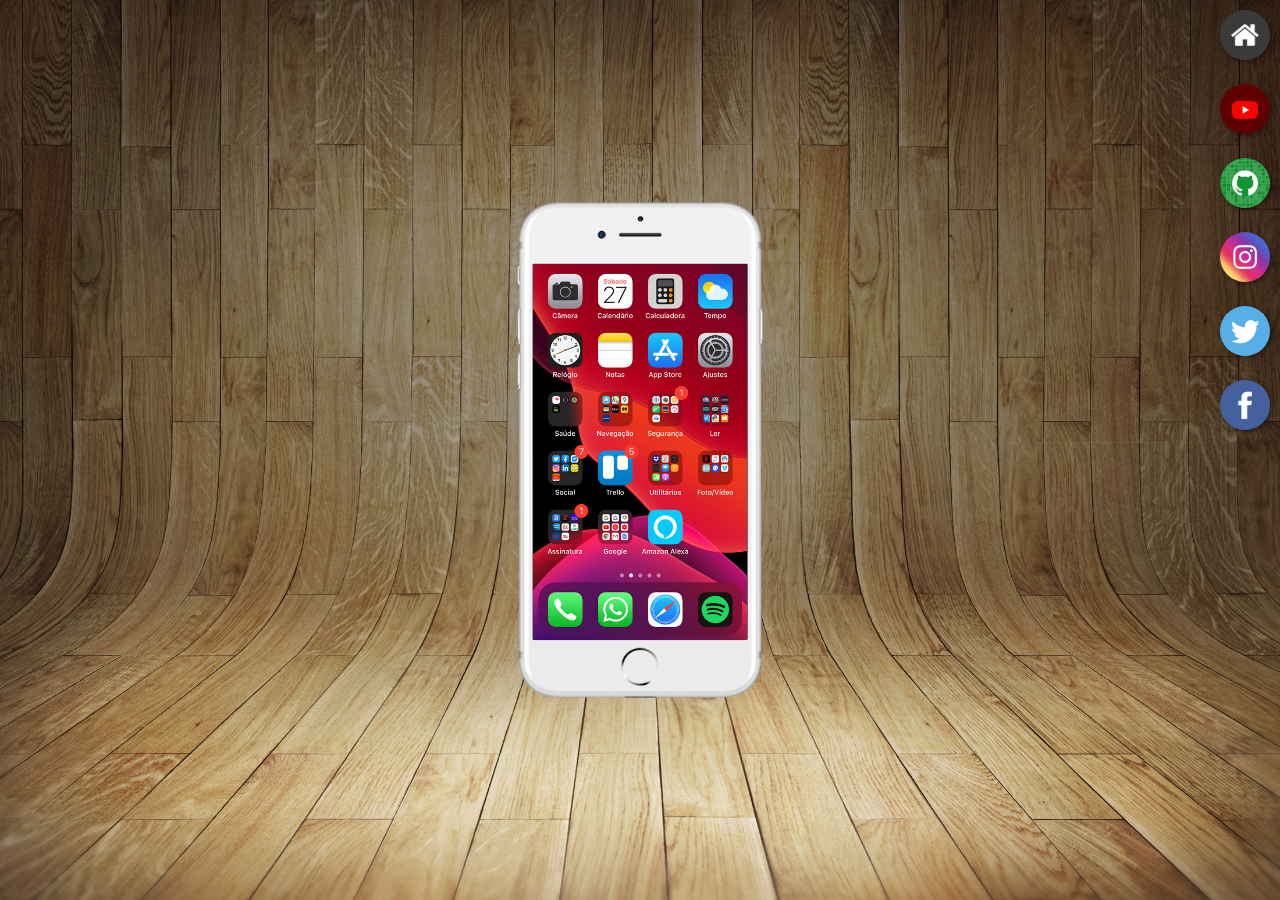
<file: index.html>
<!doctype html>
<html lang="pt-br">
  <head>
    <meta charset="UTF-8" />
    <meta name="viewport" content="width=device-width, initial-scale=1.0" />
    <title>Projeto Redes Sociais</title>
    <link rel="shortcut icon" href="favicon.ico" type="image/x-icon" />
    <link rel="stylesheet" href="estilos/style.css" />
  </head>
  <body>
    <main>
      <section id="telefone">
        <iframe src="home.html" frameborder="0" name="tela" id="tela">
          Seu navegador não é compatível com isso.
        </iframe>
      </section>

      <section id="redes-sociais">
        <a href="home.html" target="tela">
          <img src="imagens/logo-home.jpg" alt="Home" /></a
        ><br />

        <a href="youtube.html" target="tela">
          <img src="imagens/logo-youtube.jpg" alt="Youtube" /></a
        ><br />

        <a href="github.html" target="tela">
          <img src="imagens/logo-github.jpg" alt="GitHub" /></a
        ><br />

        <a href="instagram.html" target="tela">
          <img src="imagens/logo-instagram.jpg" alt="Instagram" /></a
        ><br />

        <a href="twitter.html" target="tela">
          <img src="imagens/logo-twitter.jpg" alt="Twitter" /></a
        ><br />

        <a href="facebook.html" target="tela">
          <img src="imagens/logo-facebook.jpg" alt="Facebook"
        /></a>
      </section>
    </main>
  </body>
</html>
</file>
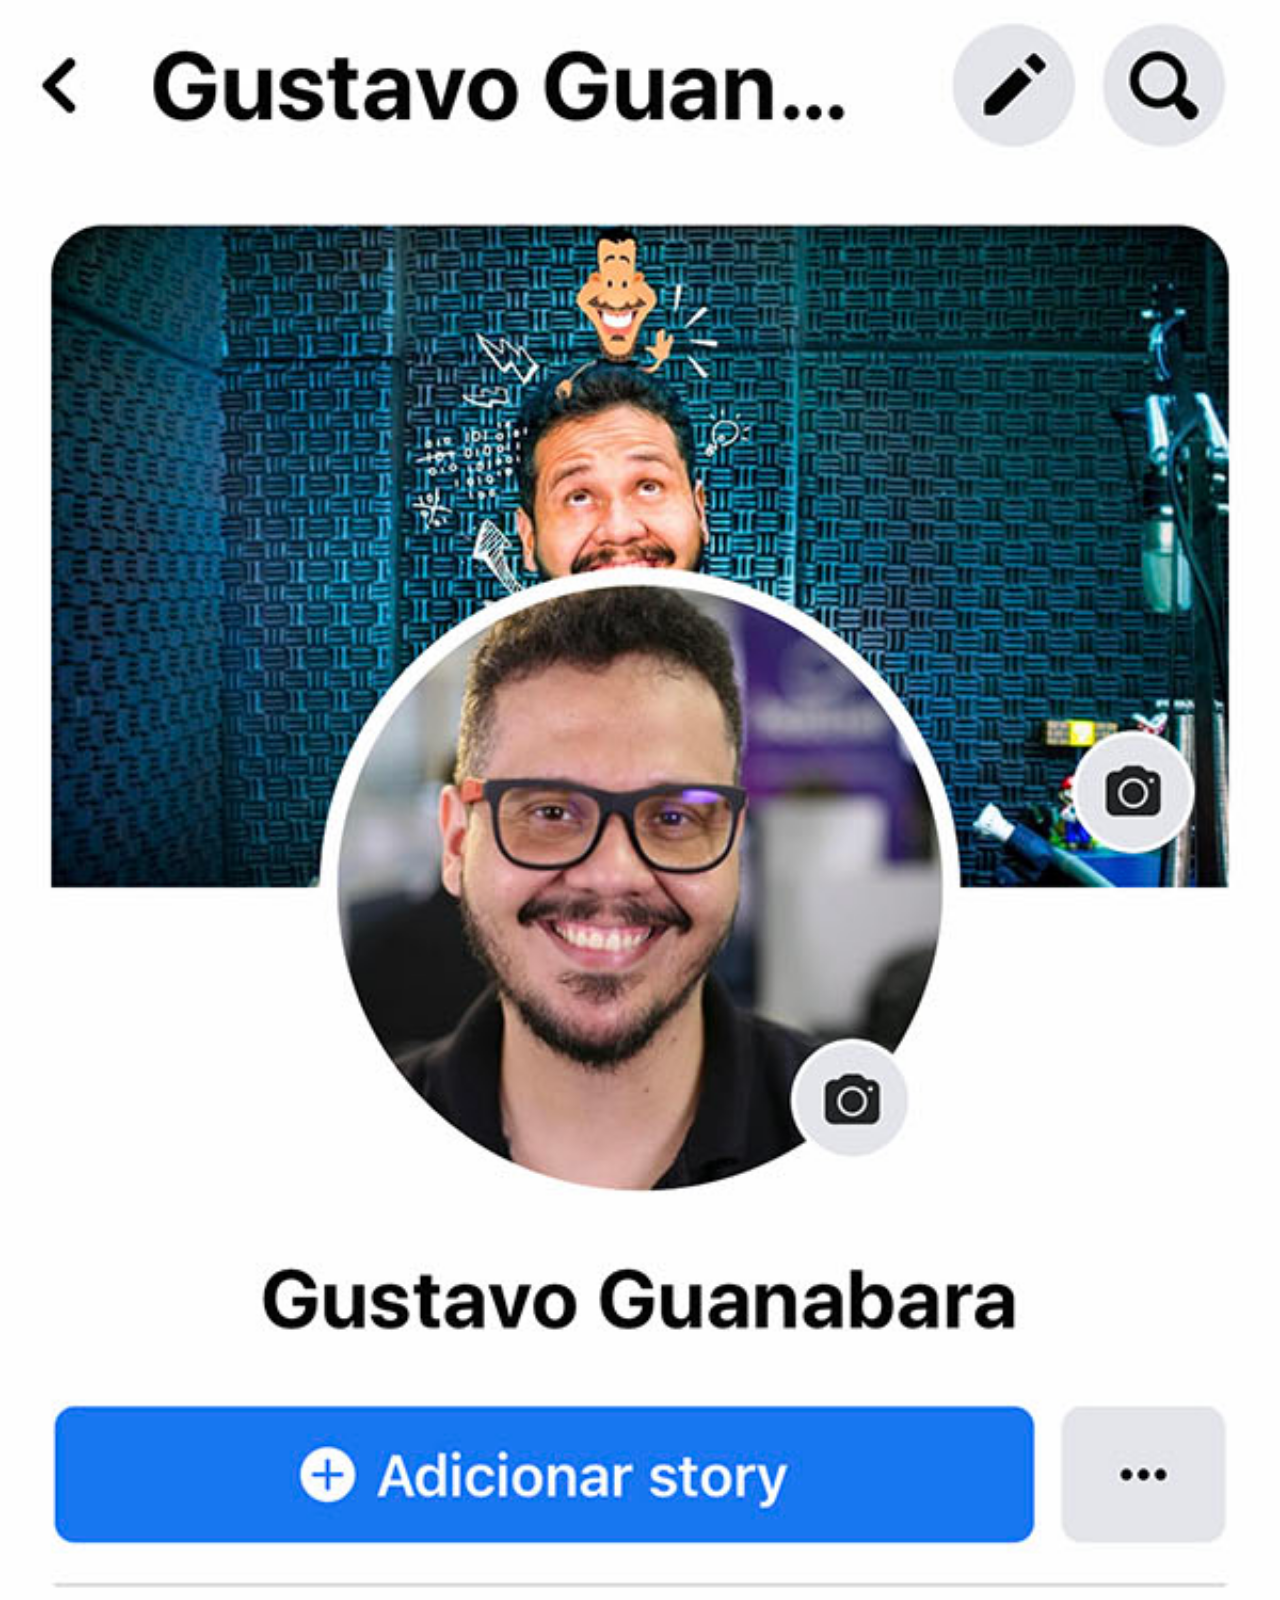
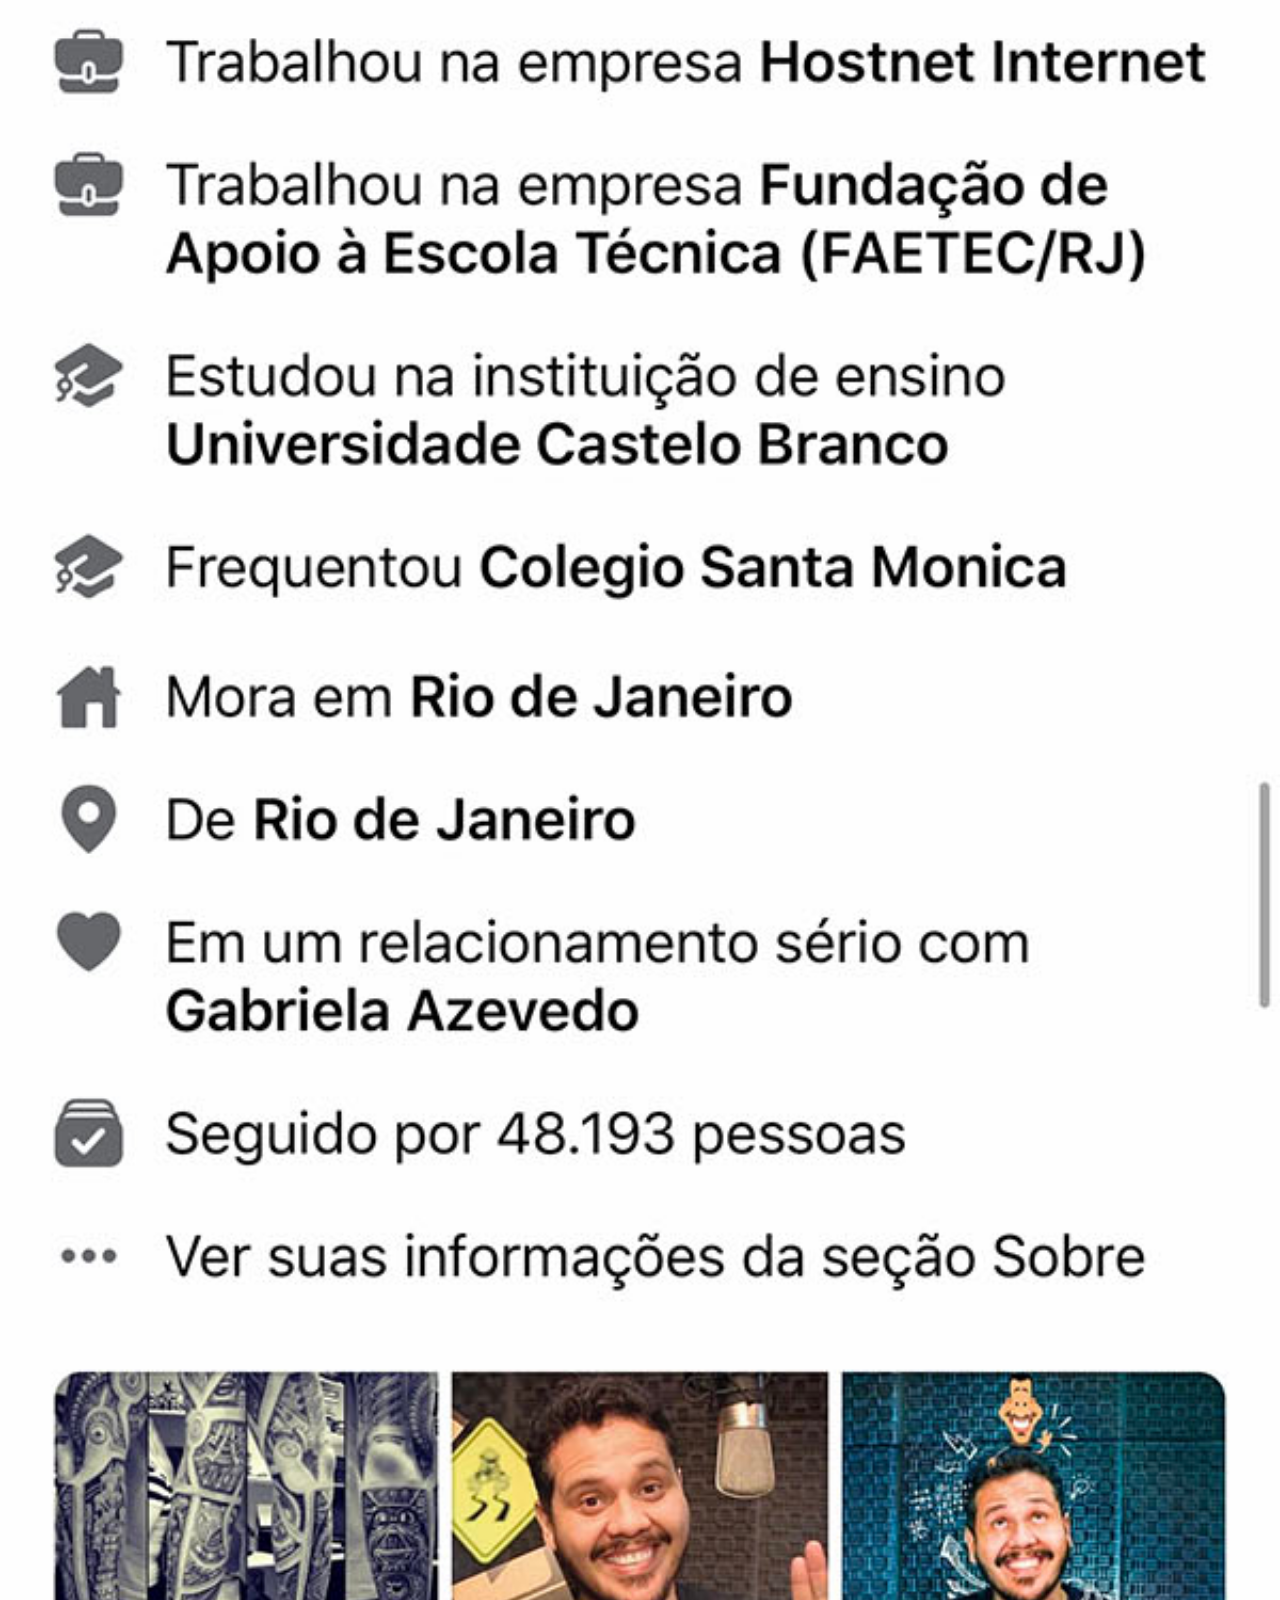
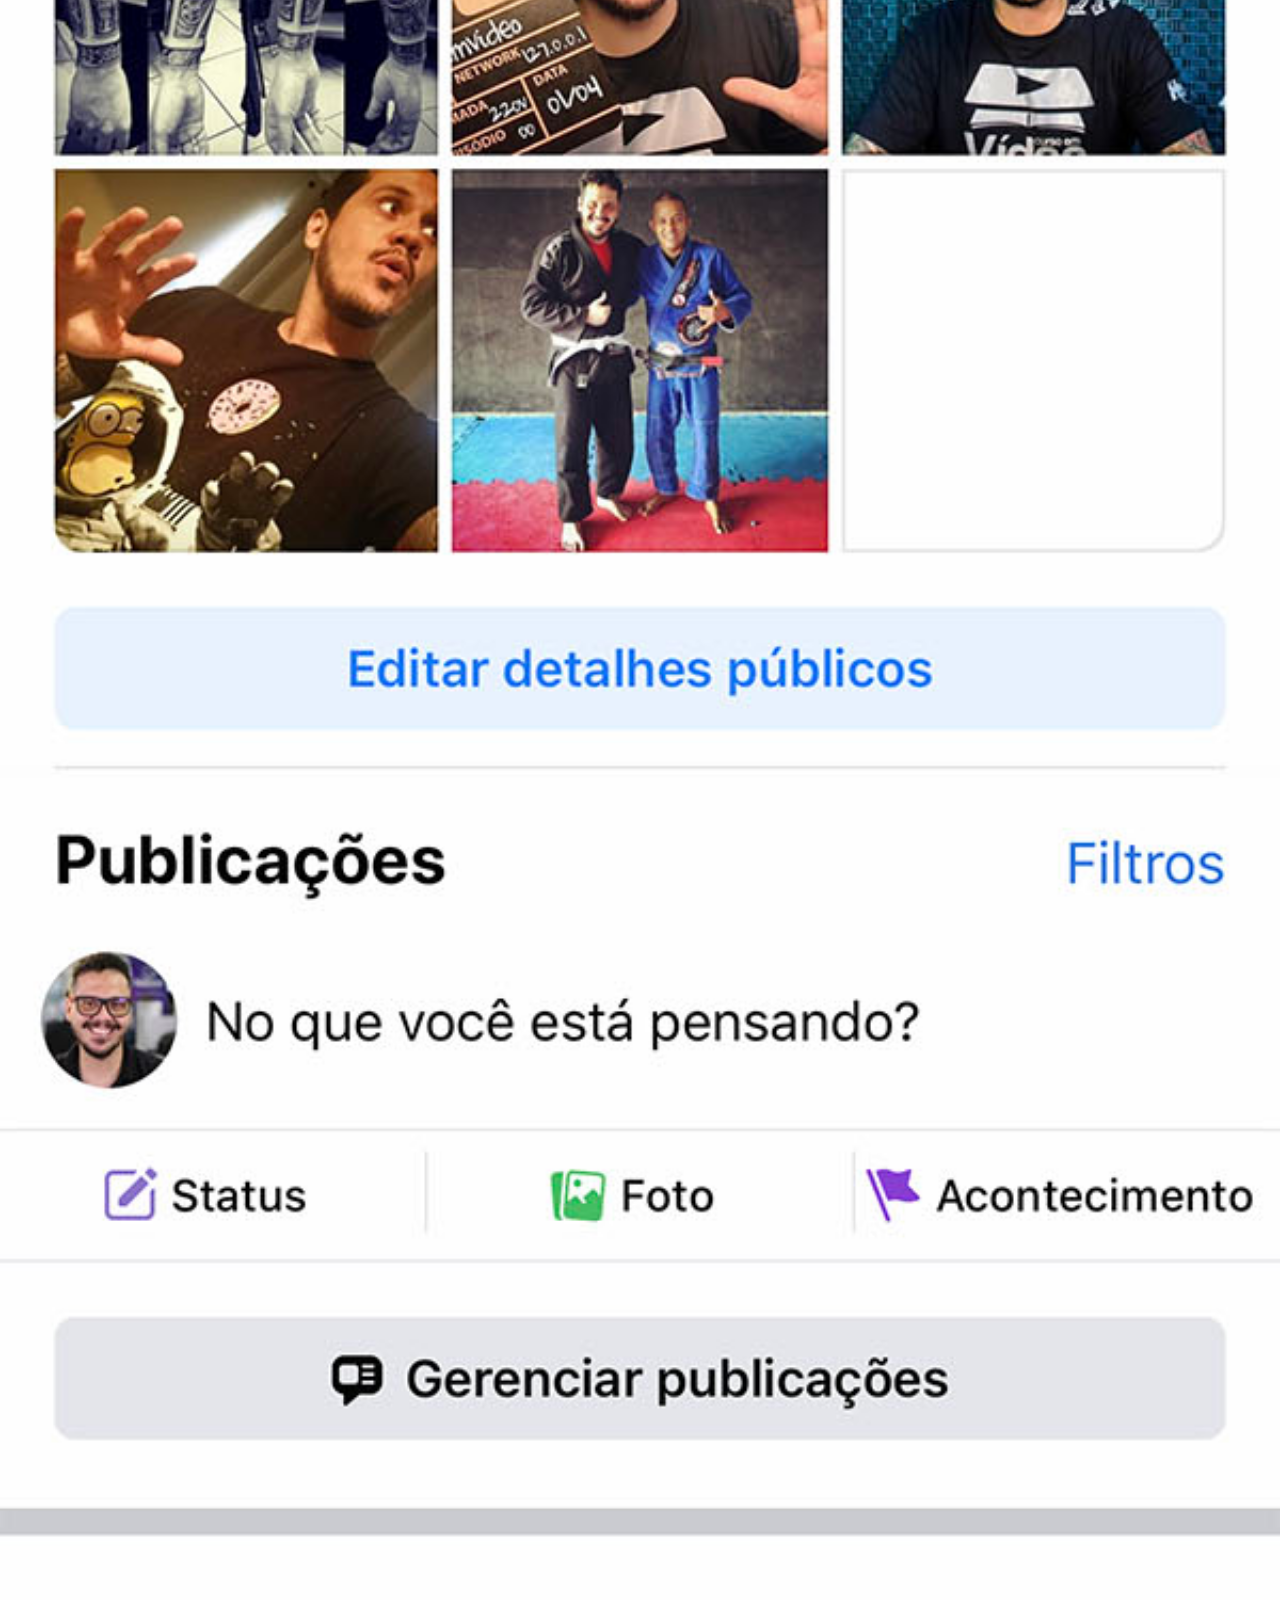
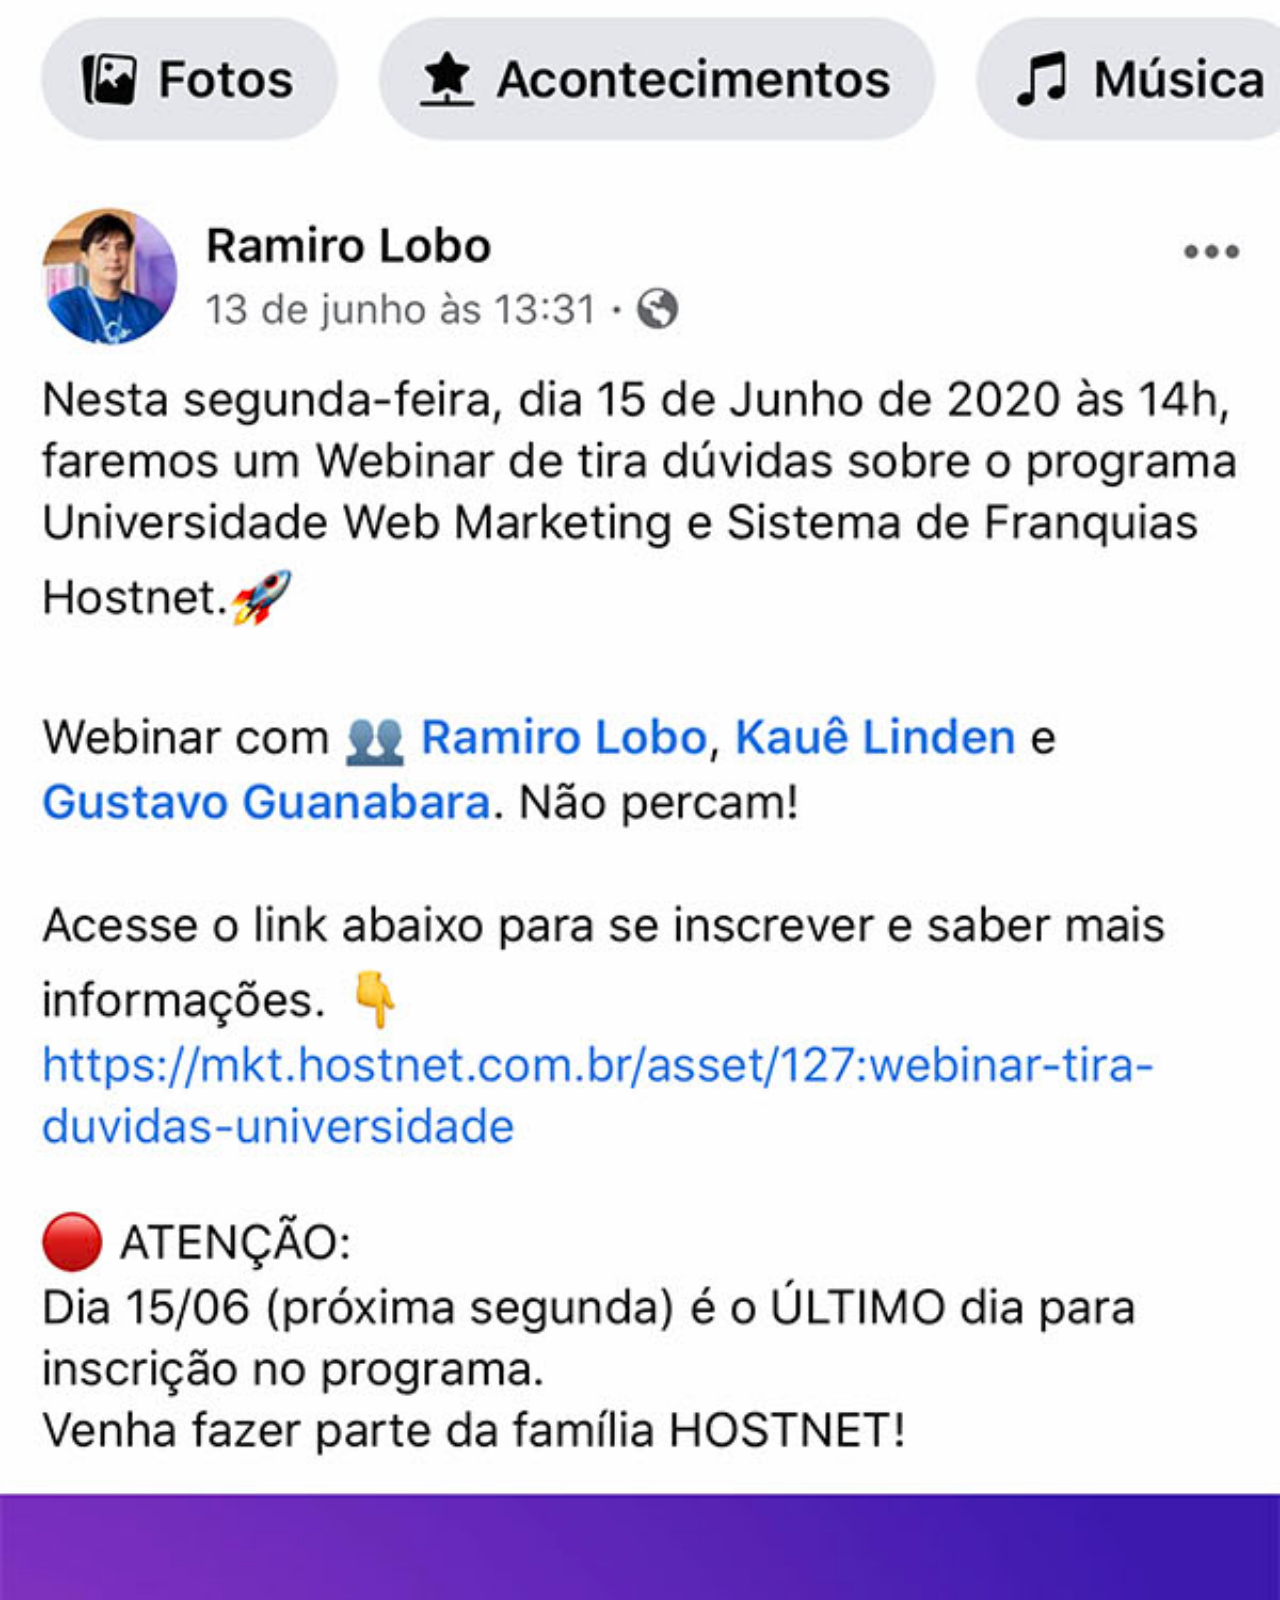
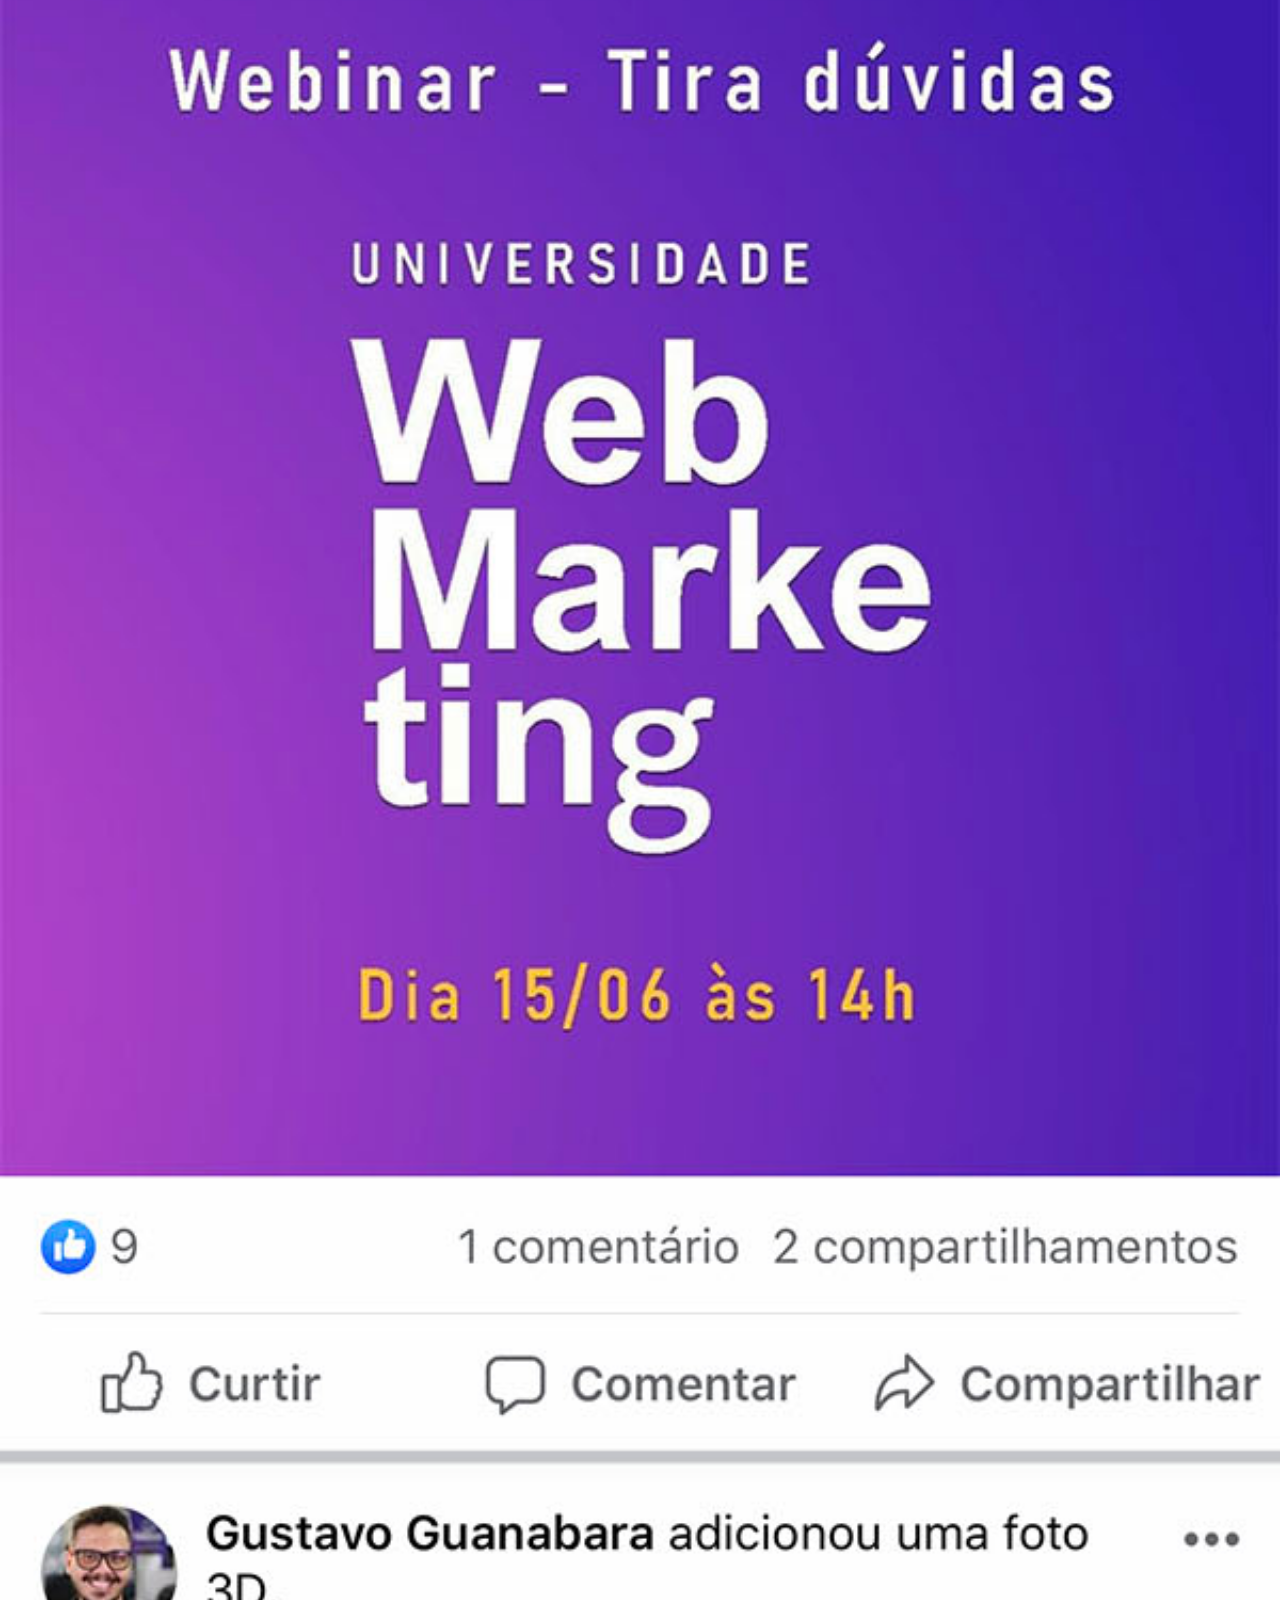
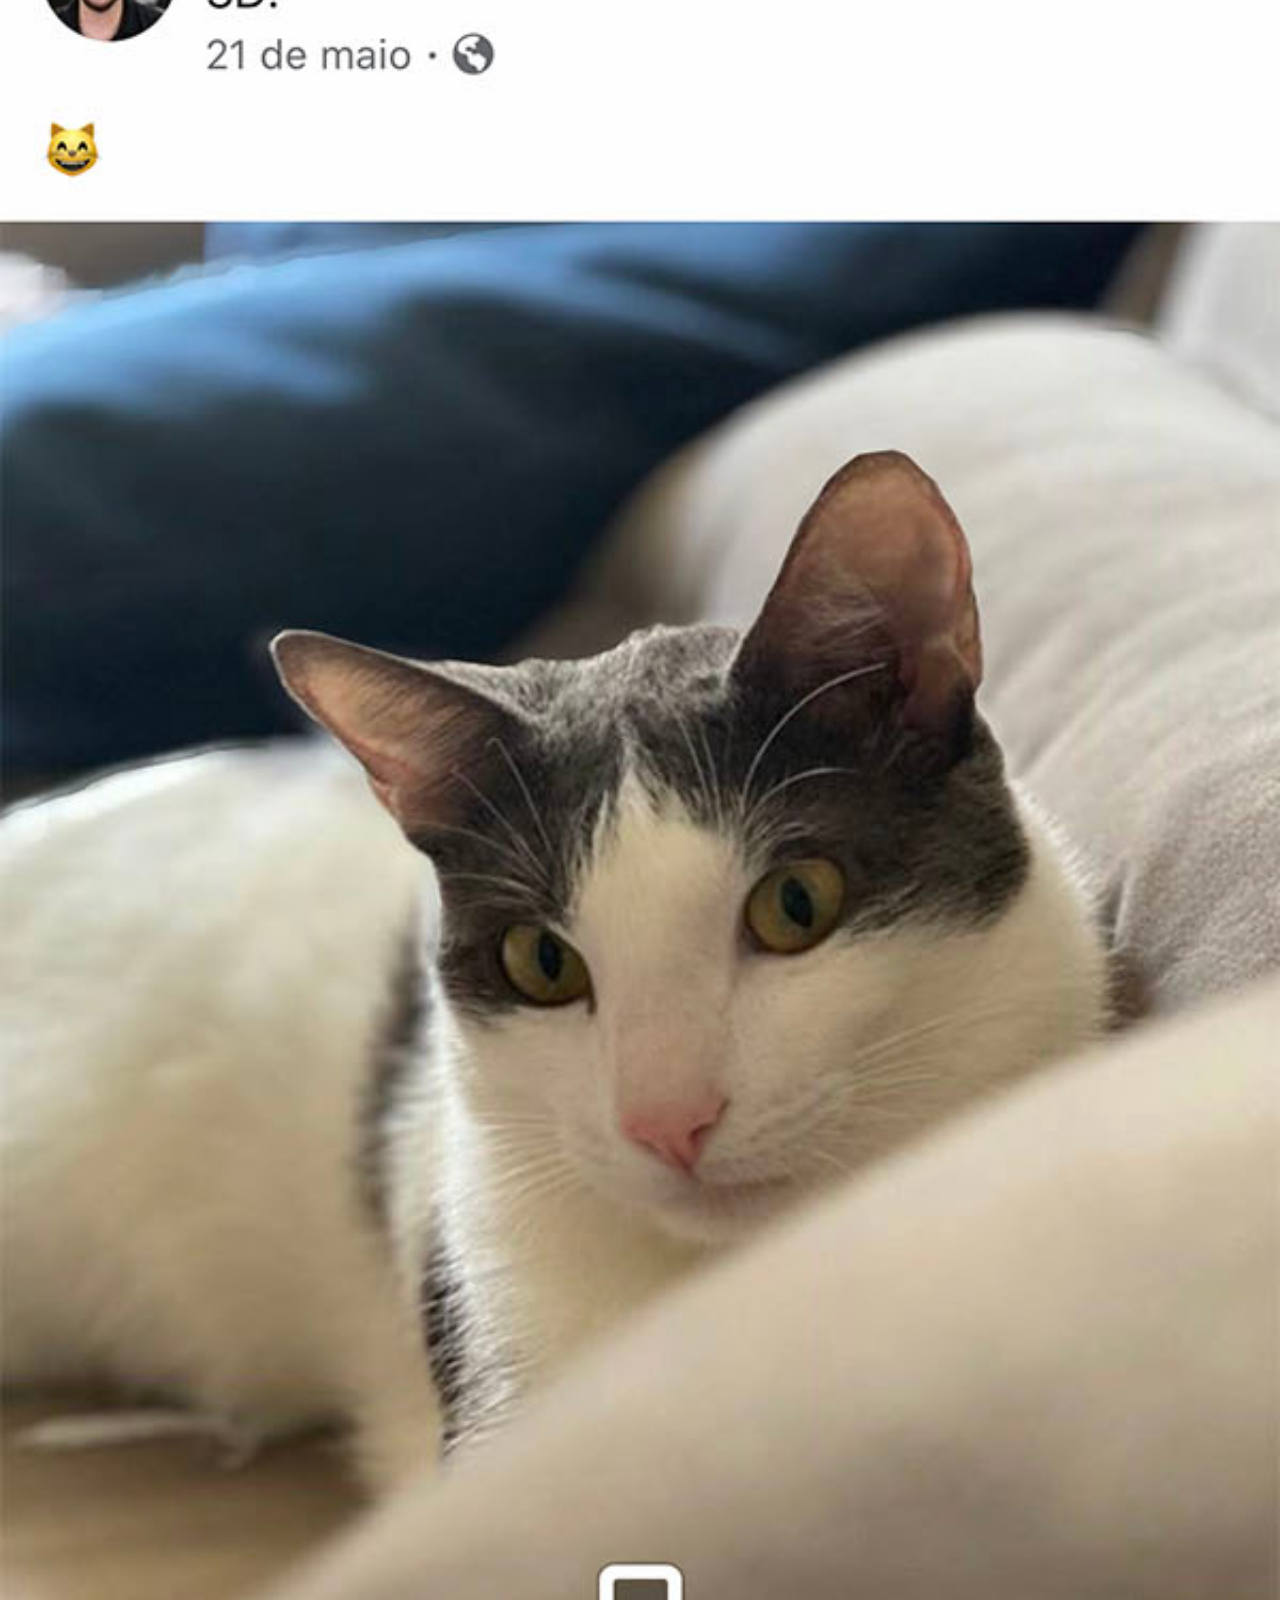
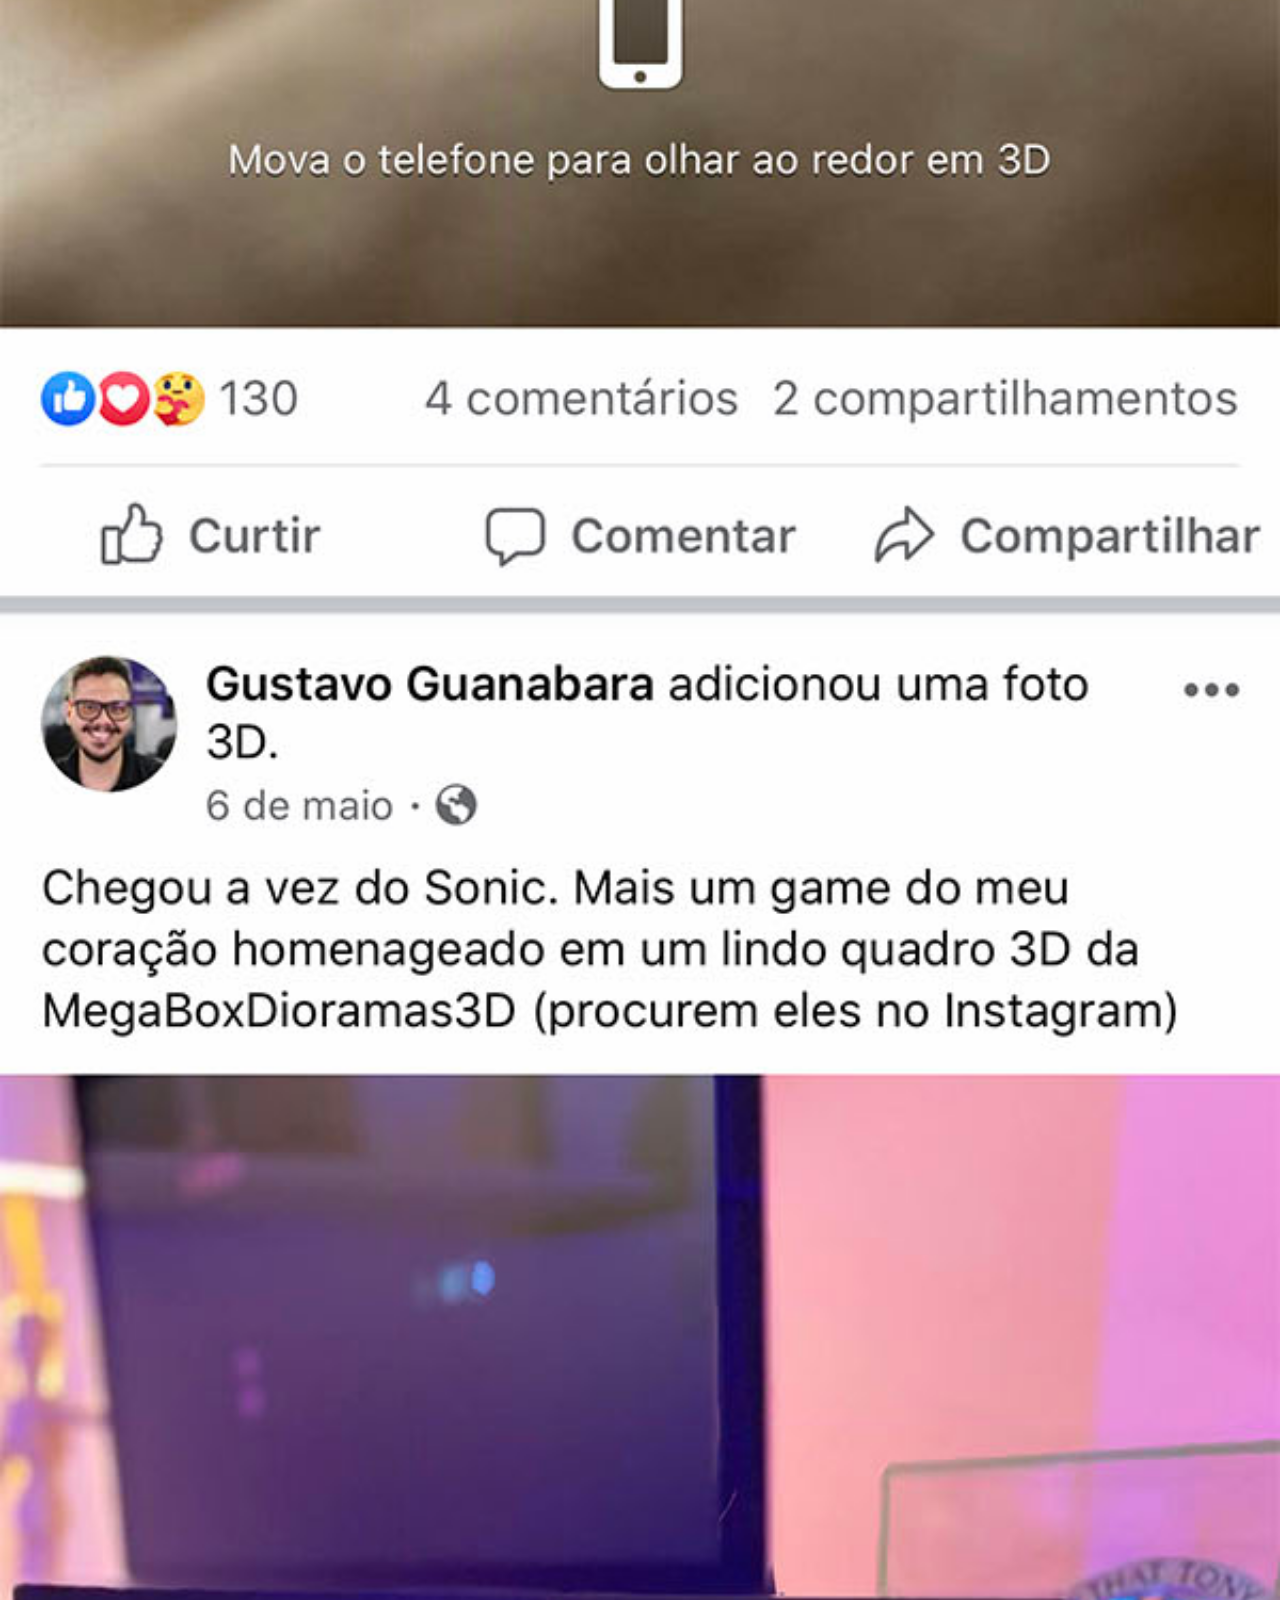
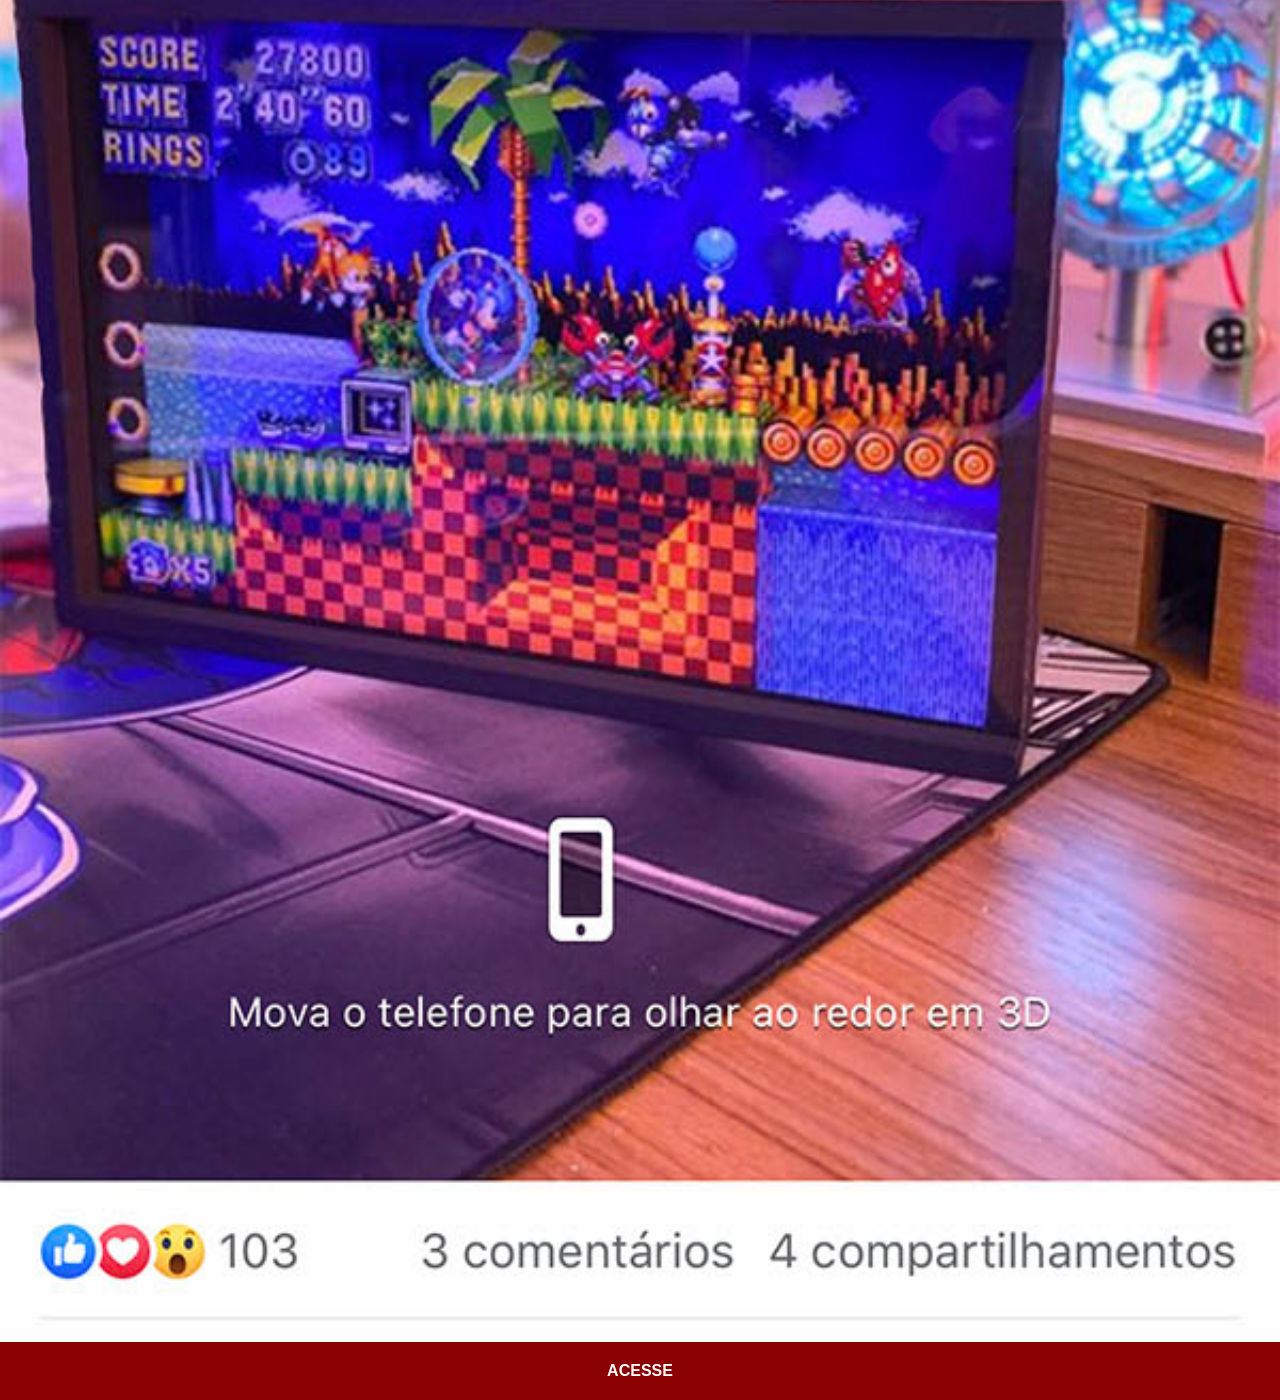
<file: facebook.html>
<!doctype html>
<html lang="pt-br">
  <head>
    <meta charset="UTF-8" />
    <meta name="viewport" content="width=device-width, initial-scale=1.0" />
    <title>Facebook</title>
    <link rel="stylesheet" href="estilos/social.css" />
  </head>
  <body>
    <img src="imagens/tela-facebook.jpg" alt="Facebook" />

    <a
      href="https://www.facebook.com/gustavoguanabara/?locale=pt_BR"
      target="_blank"
      >ACESSE</a
    >
  </body>
</html>
</file>
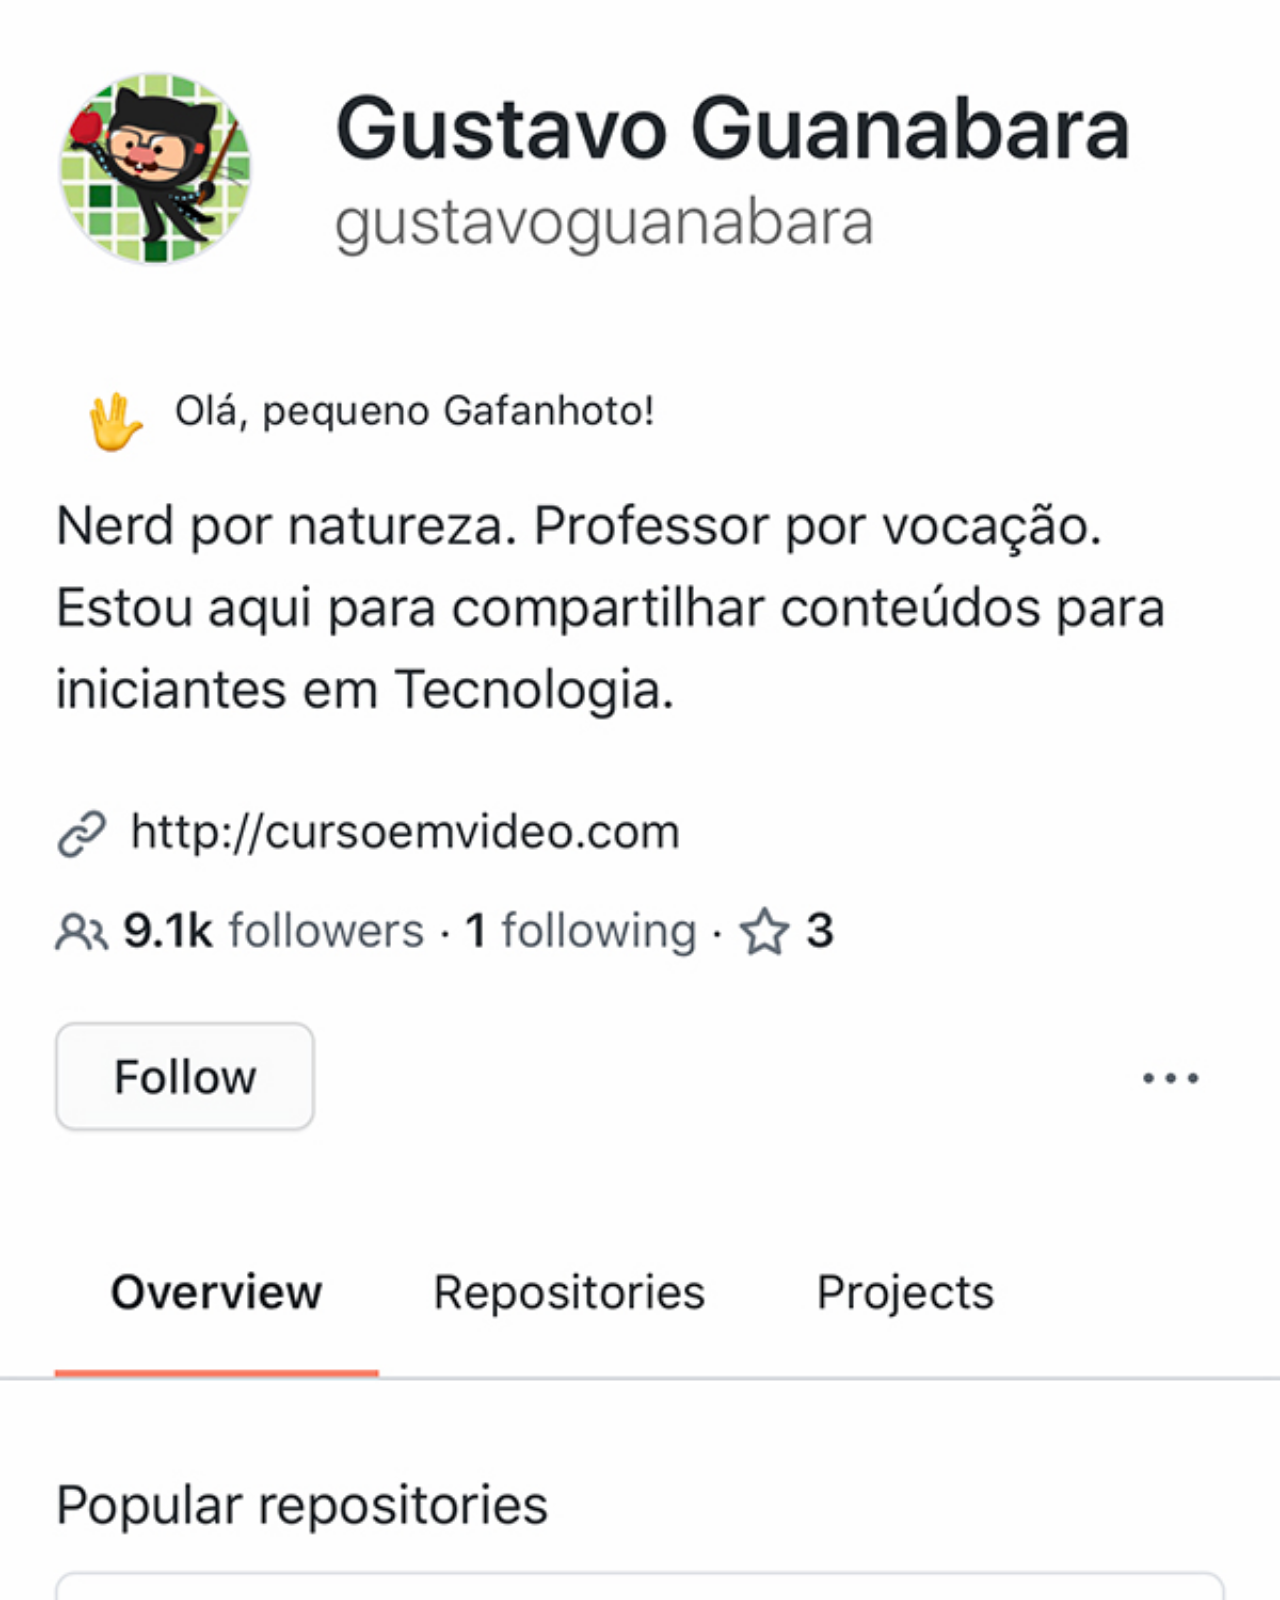
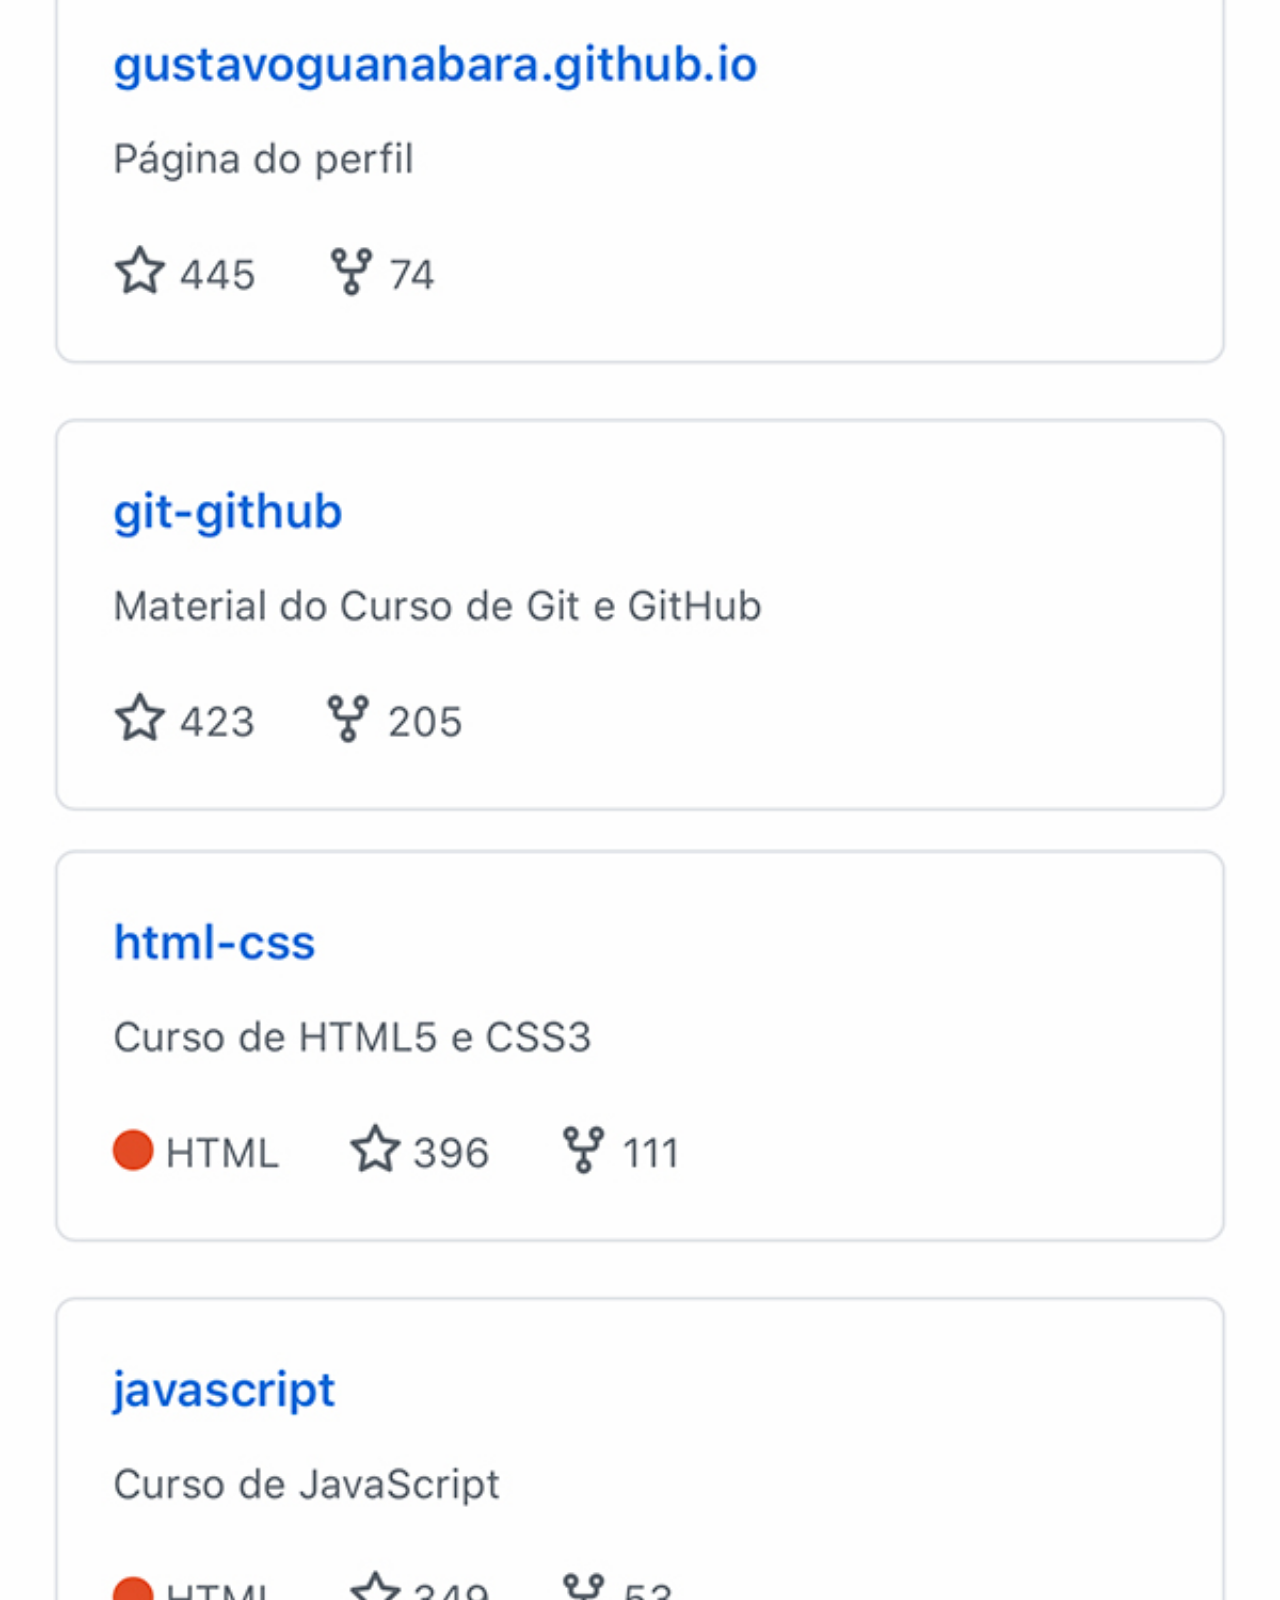
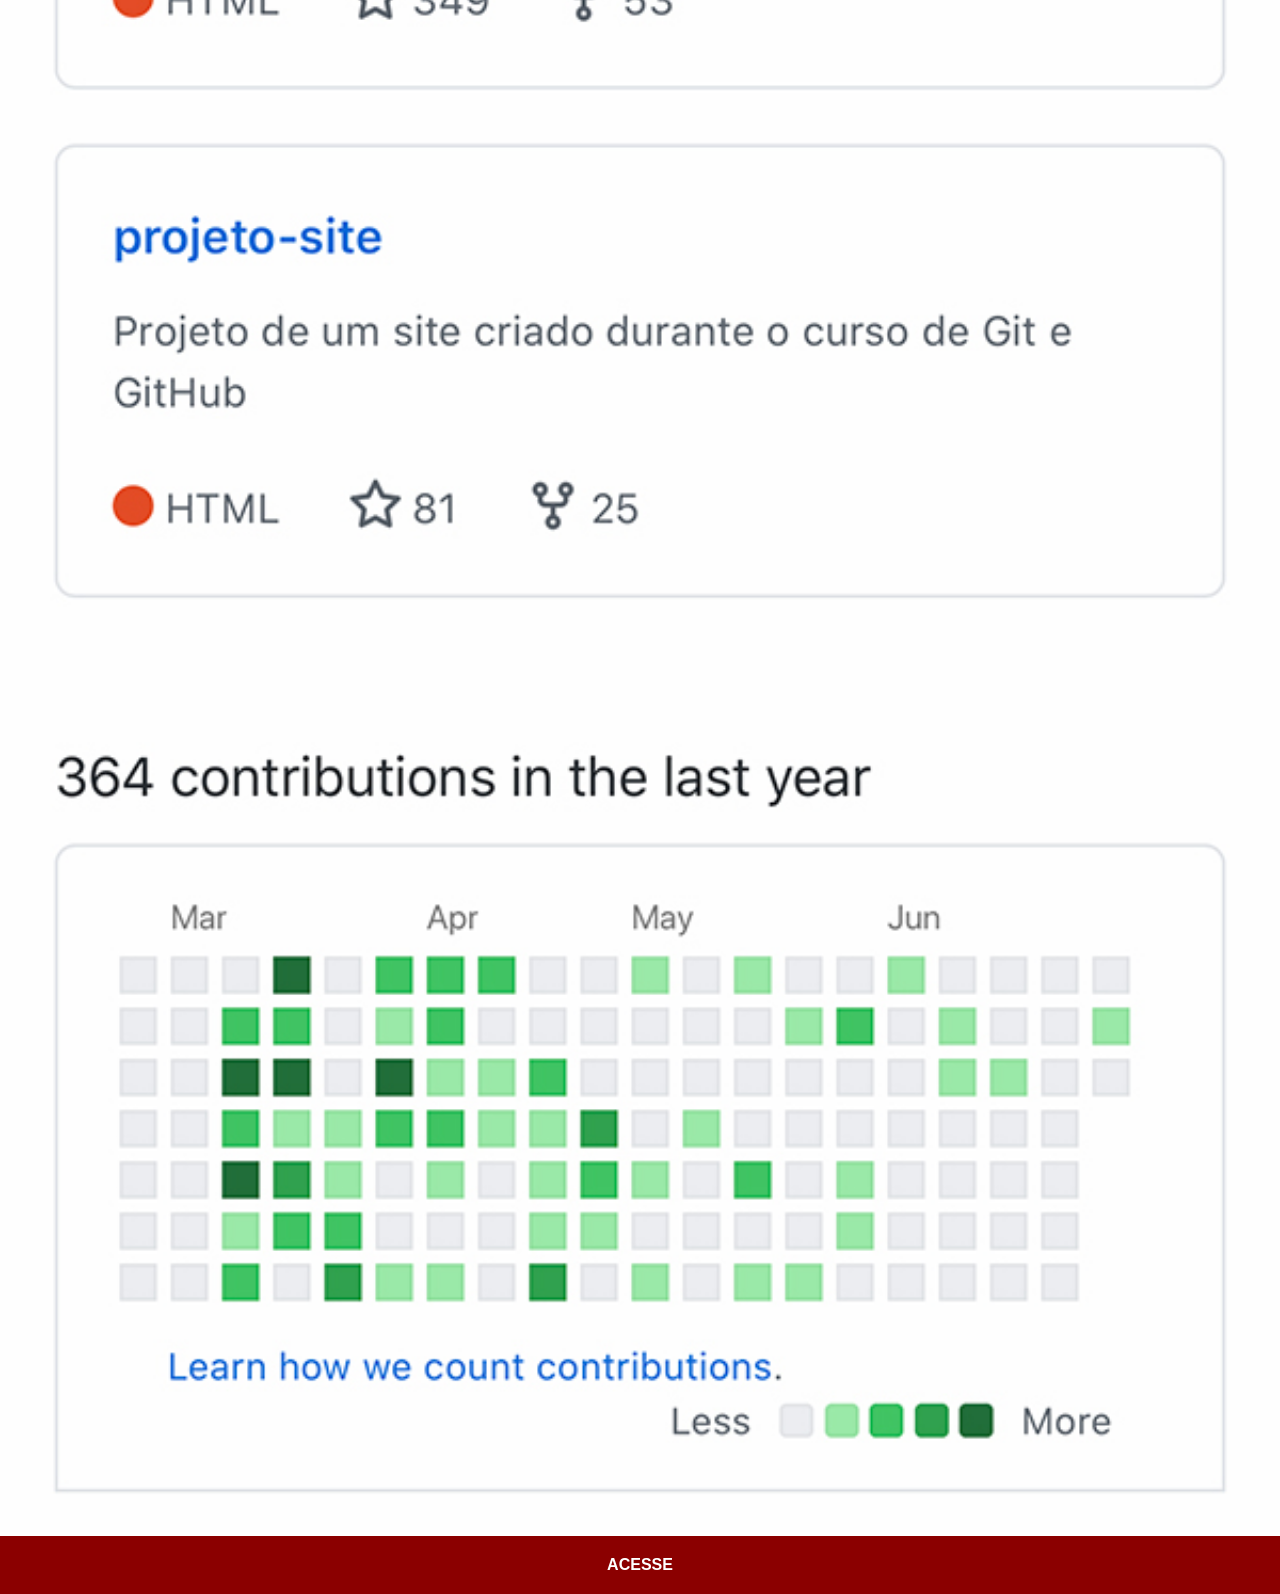
<file: github.html>
<!doctype html>
<html lang="pt-br">
  <head>
    <meta charset="UTF-8" />
    <meta name="viewport" content="width=device-width, initial-scale=1.0" />
    <title>GitHub</title>
    <link rel="stylesheet" href="estilos/social.css" />
  </head>
  <body>
    <img src="imagens/tela-github.jpg" alt="GitHub" />

    <a href="https://github.com/gustavoguanabara" target="_blank">ACESSE</a>
  </body>
</html>
</file>
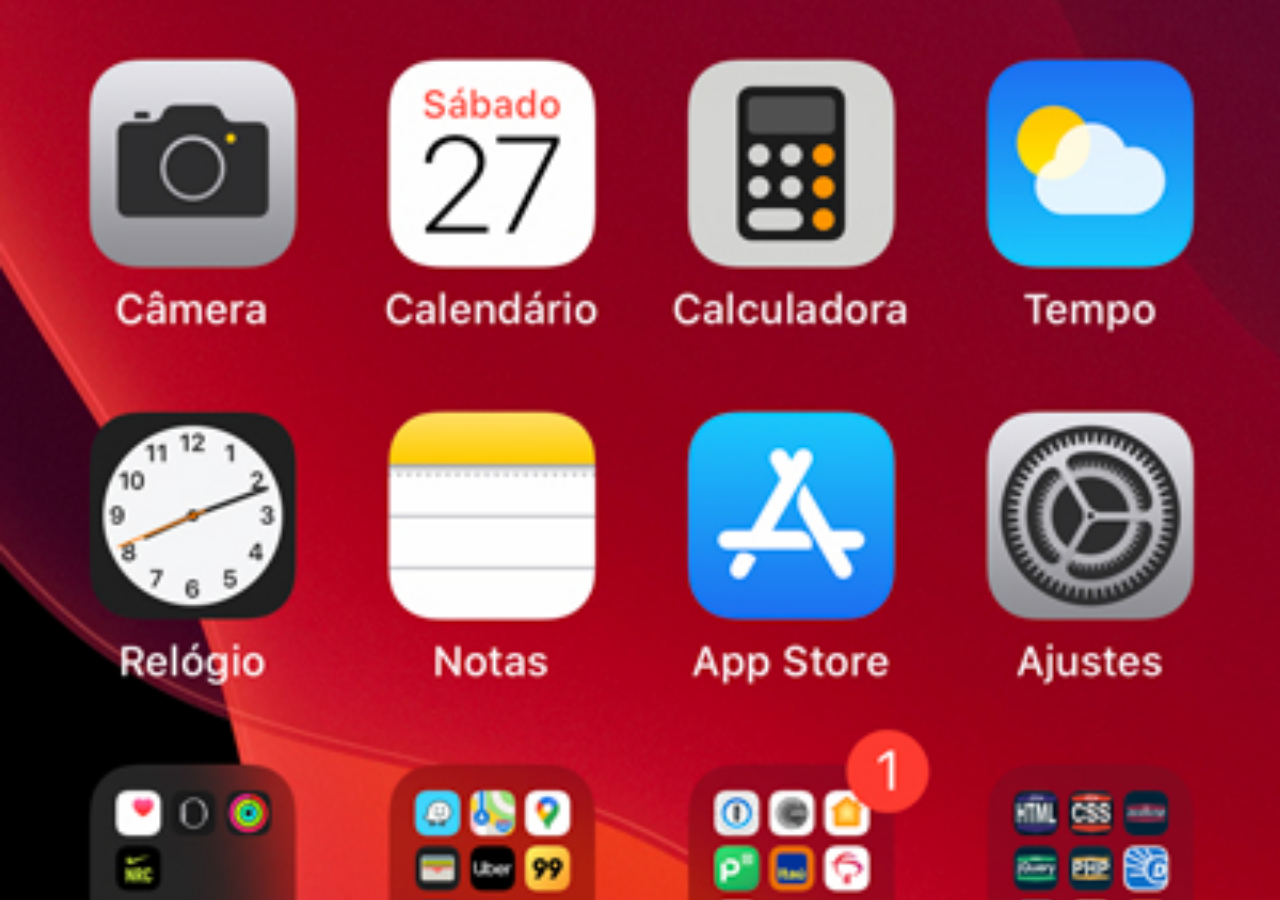
<file: home.html>
<!doctype html>
<html lang="pt-br">
  <head>
    <meta charset="UTF-8" />
    <meta name="viewport" content="width=device-width, initial-scale=1.0" />
    <title>Home</title>
    <style>
      * {
        margin: 0px;
        padding: 0px;
      }

      body {
        width: 100vw;
        height: 100vh;
        background: black url(imagens/tela-home.jpg) no-repeat top center;
        background-size: cover;
      }
    </style>
  </head>
  <body></body>
</html>
</file>
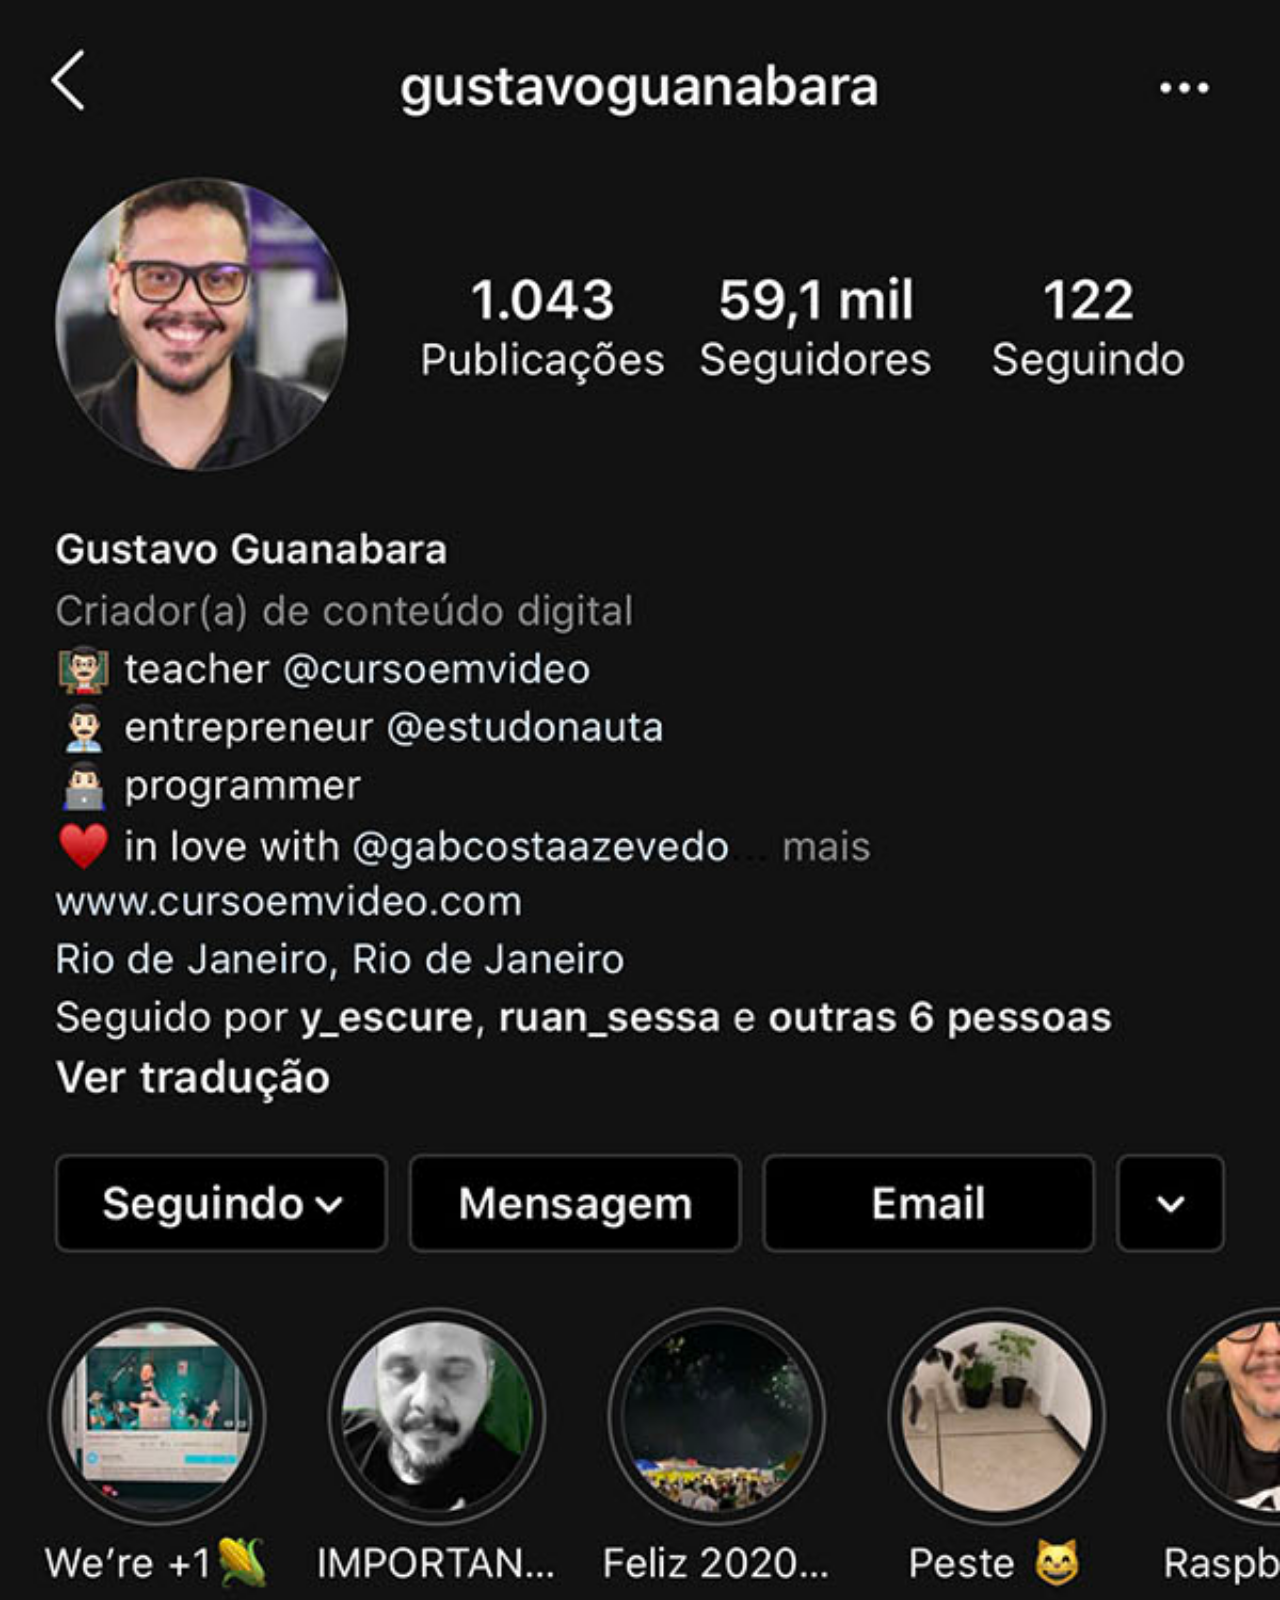
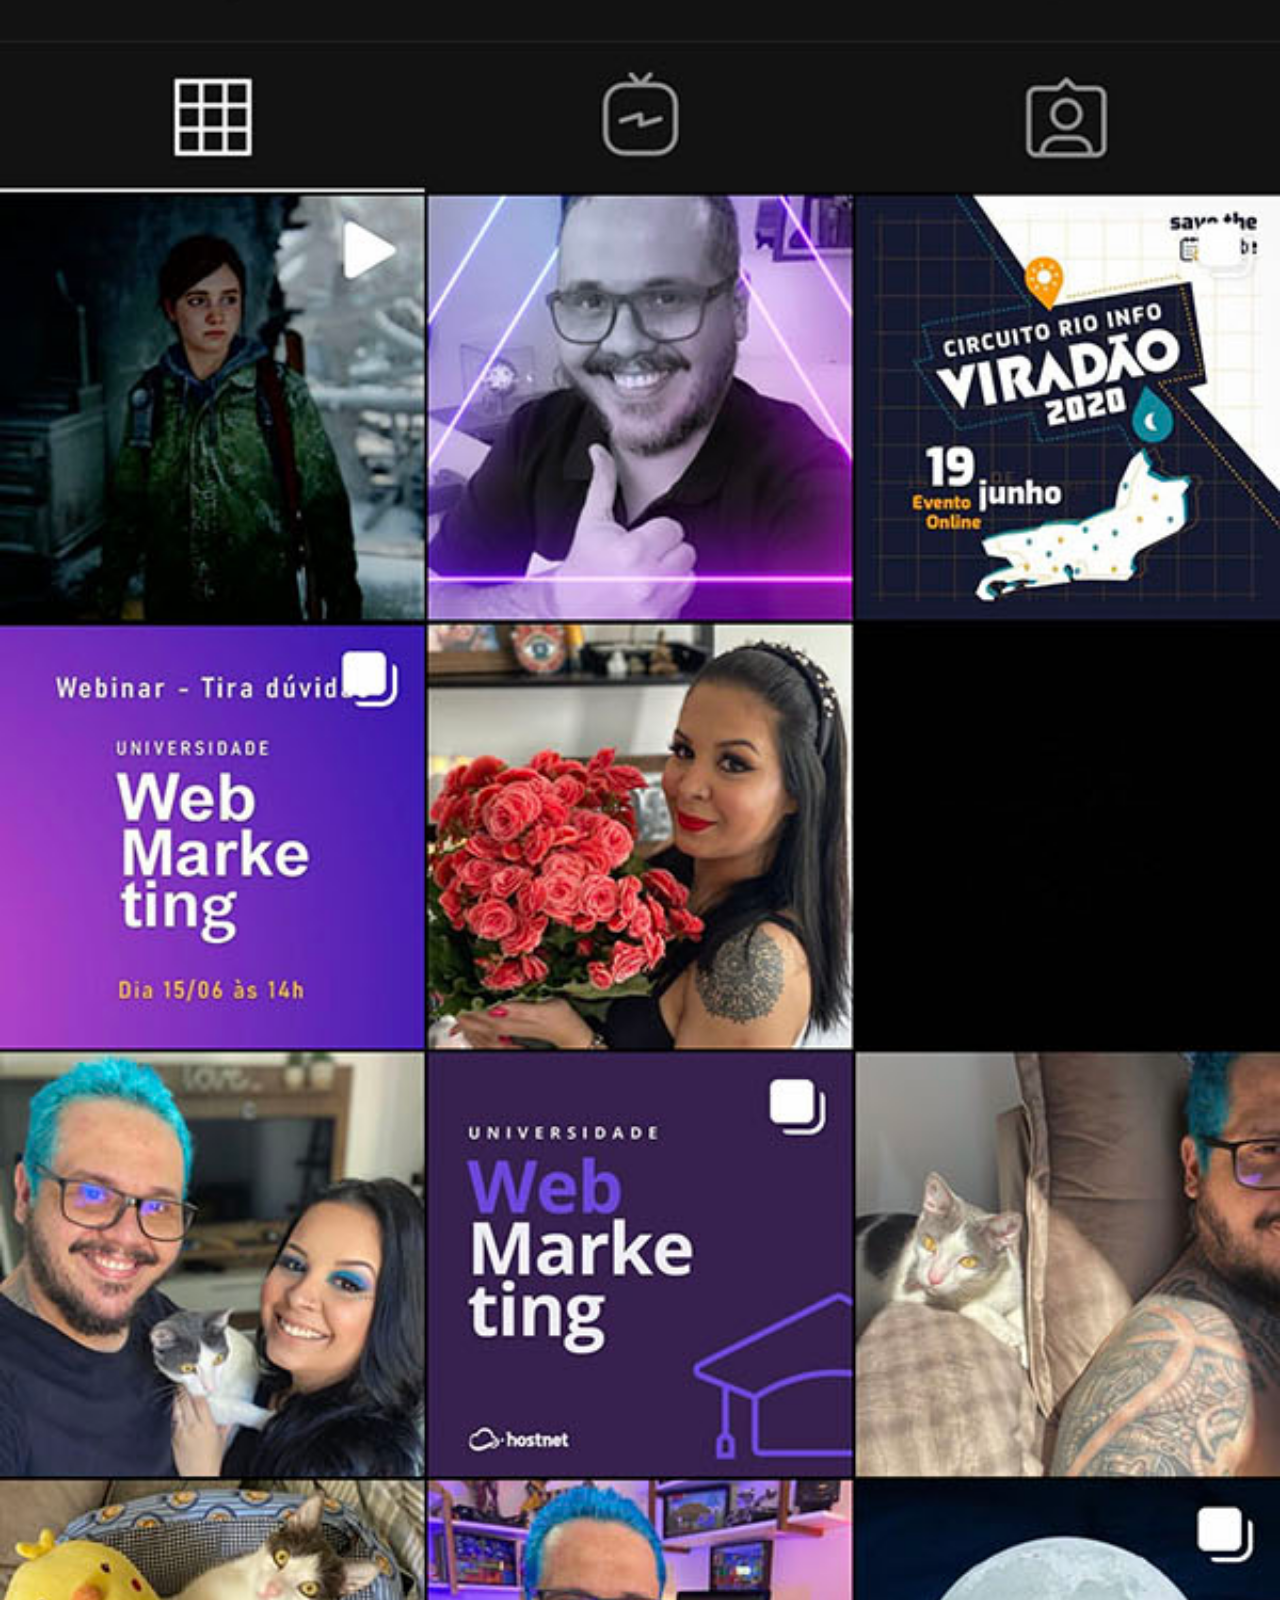
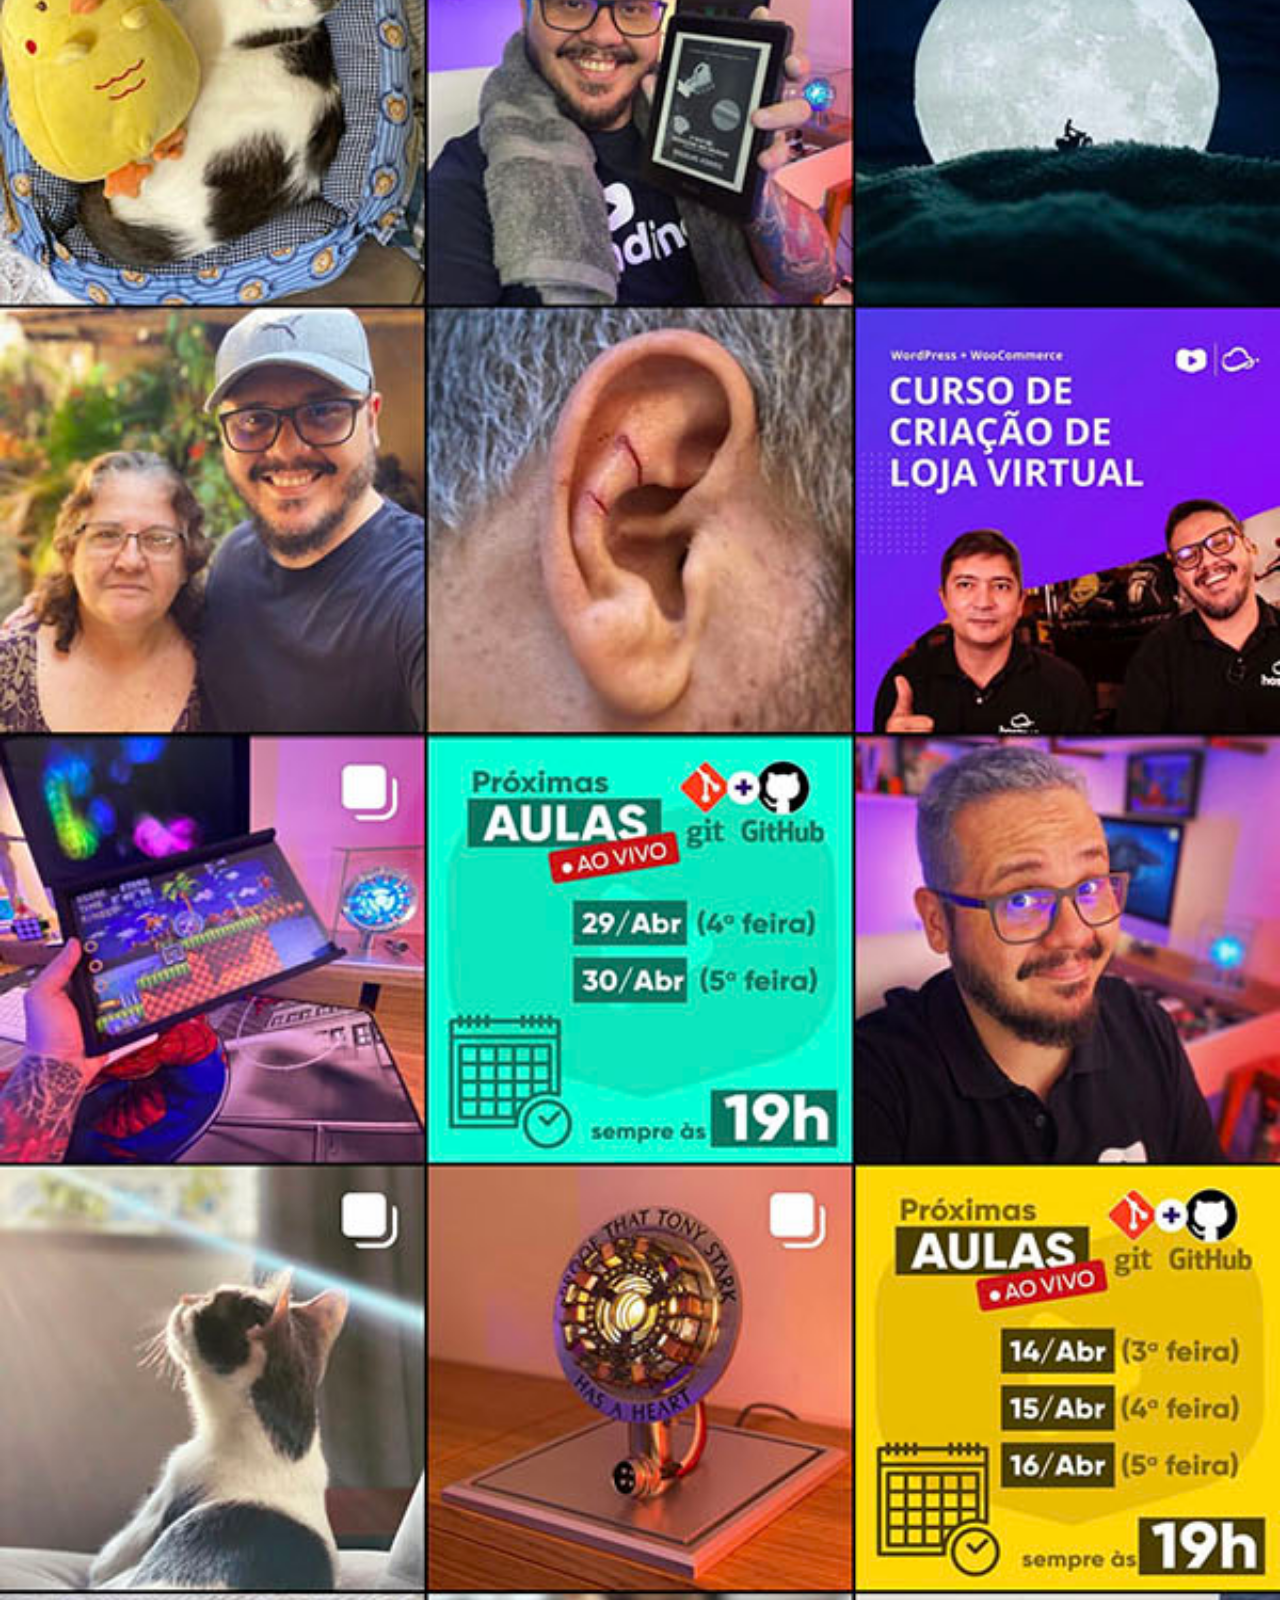
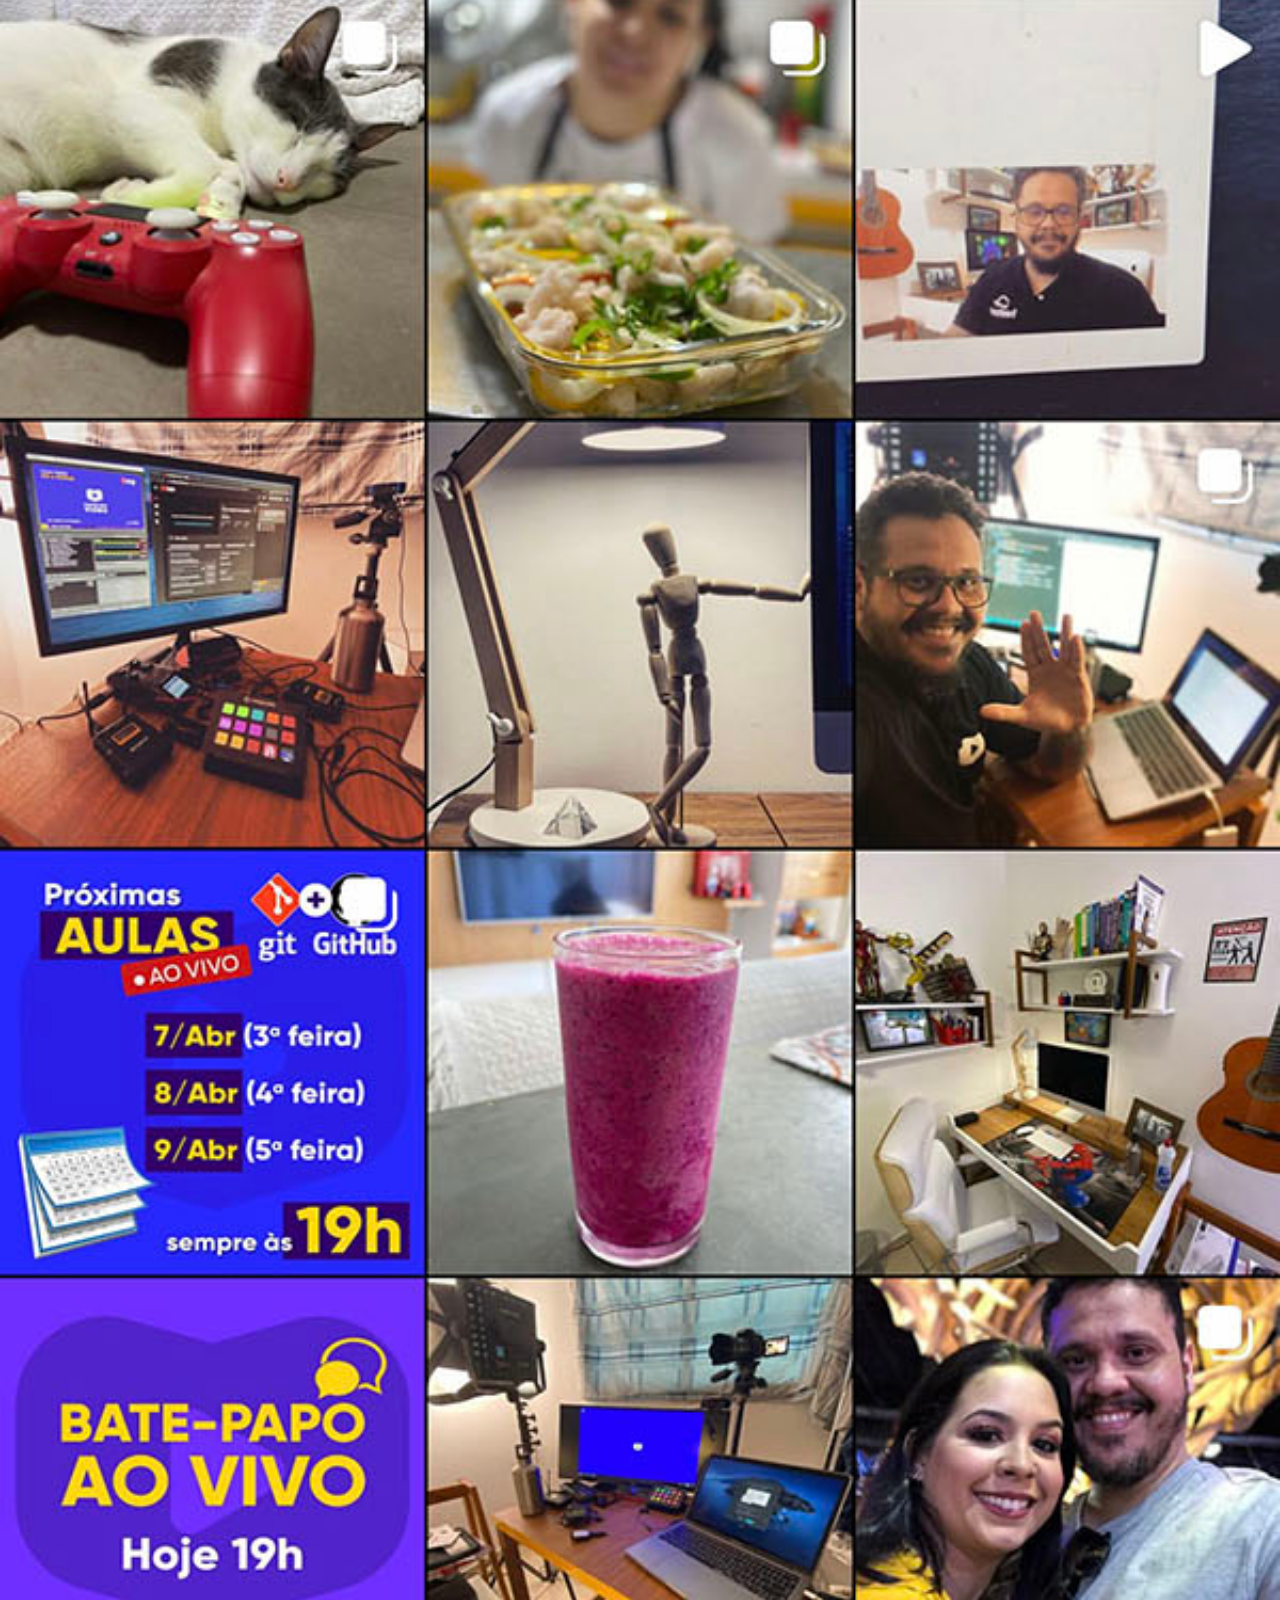
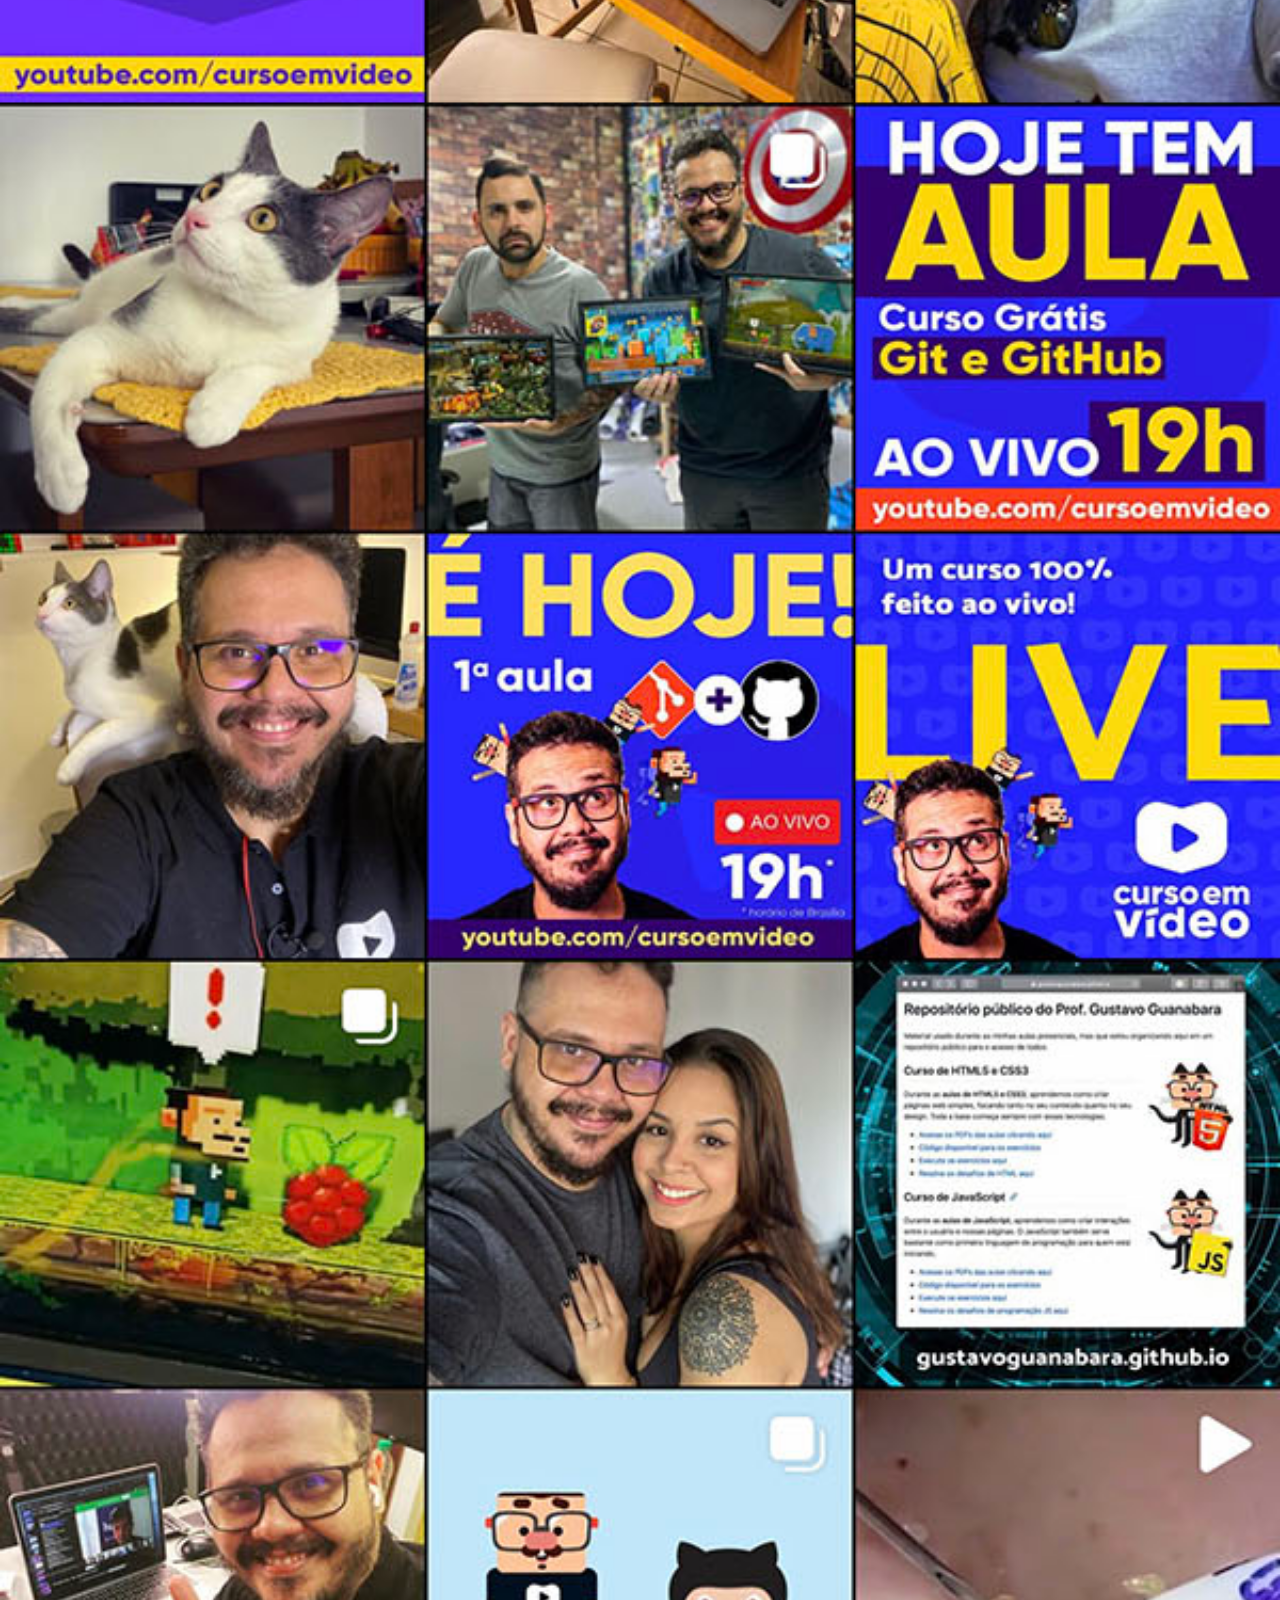
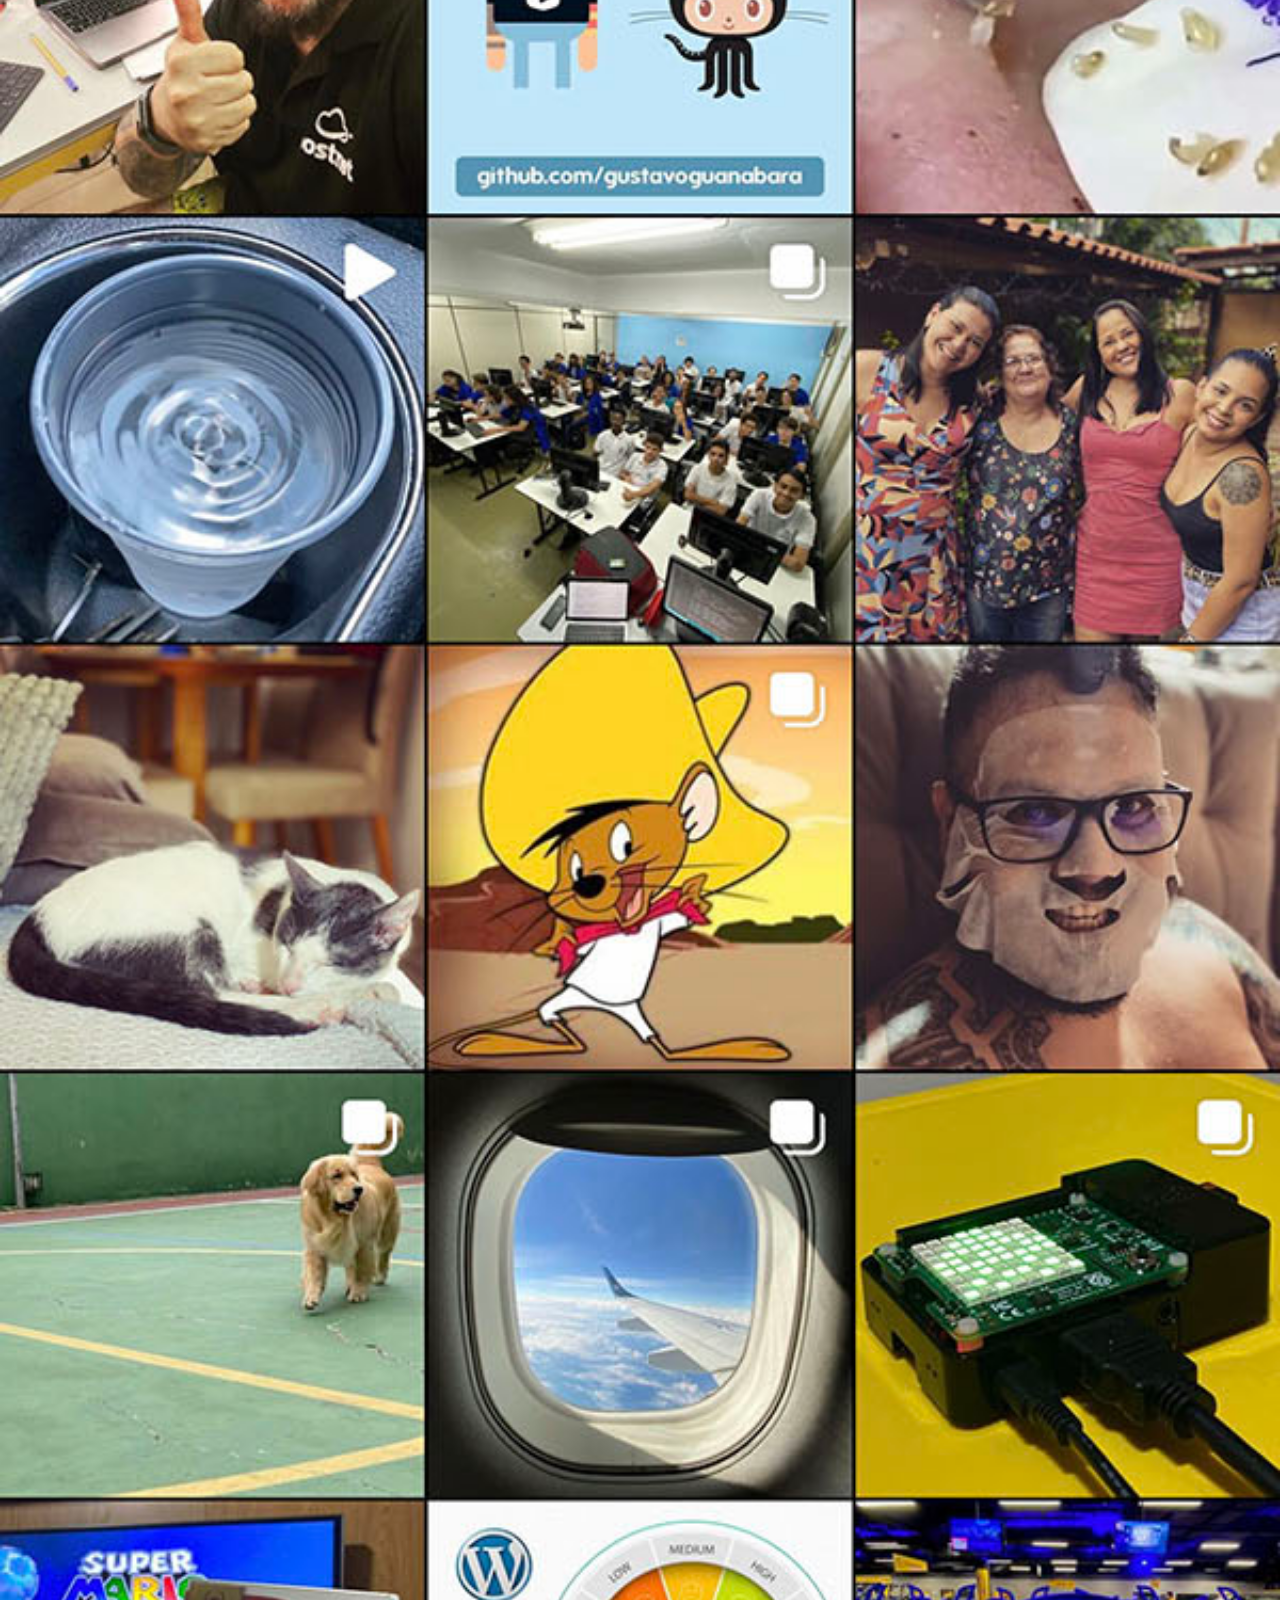
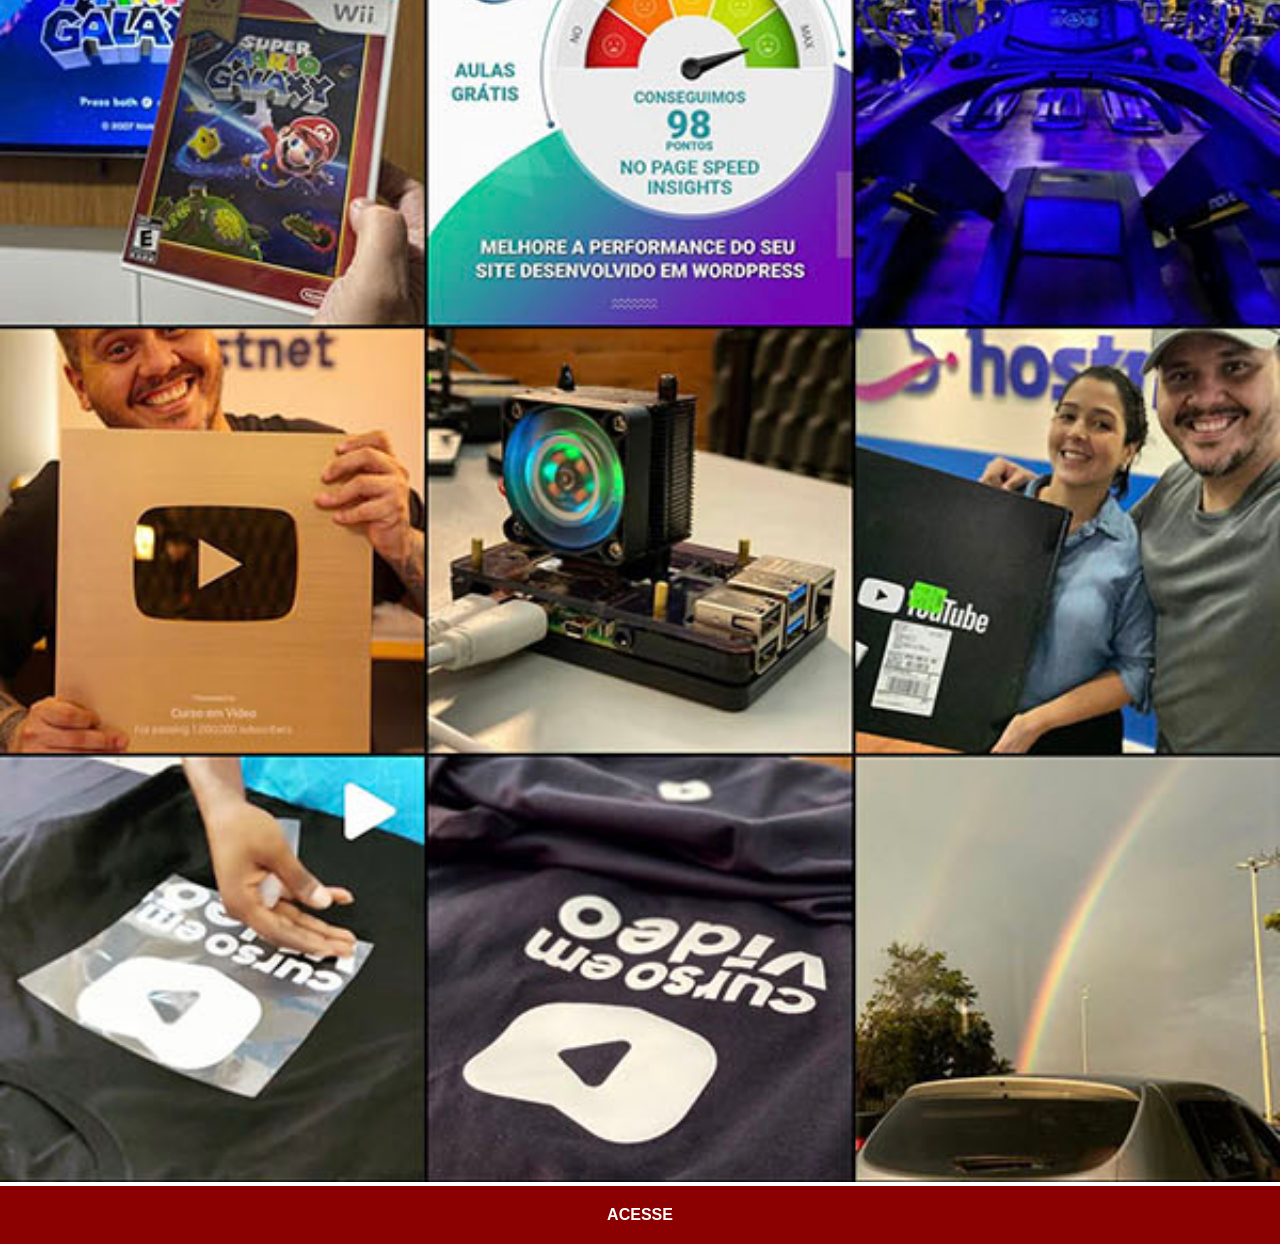
<file: instagram.html>
<!doctype html>
<html lang="pt-br">
  <head>
    <meta charset="UTF-8" />
    <meta name="viewport" content="width=device-width, initial-scale=1.0" />
    <title>Instagram</title>
    <link rel="stylesheet" href="estilos/social.css" />
  </head>
  <body>
    <img src="imagens/tela-instagram.jpg" alt="Instagram" />

    <a href="https://www.instagram.com/gustavoguanabara" target="_blank"
      >ACESSE</a
    >
  </body>
</html>
</file>
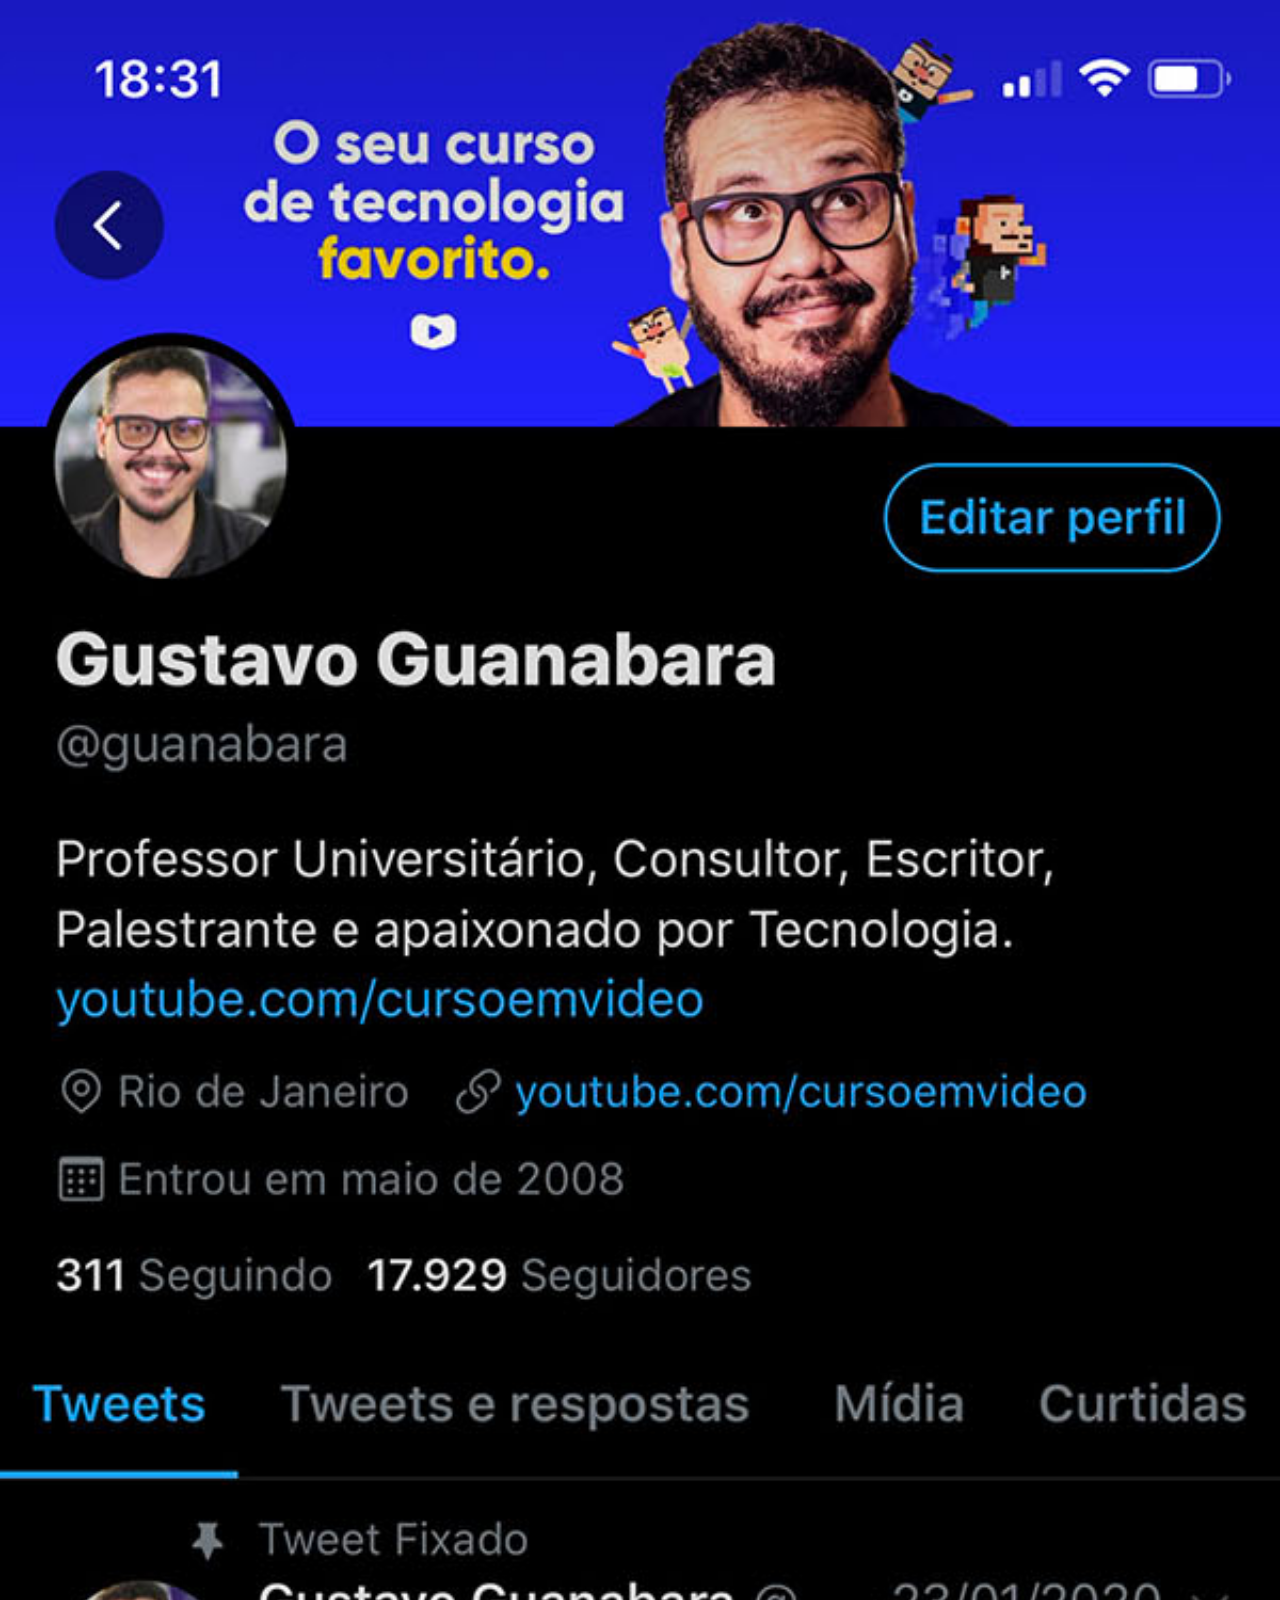
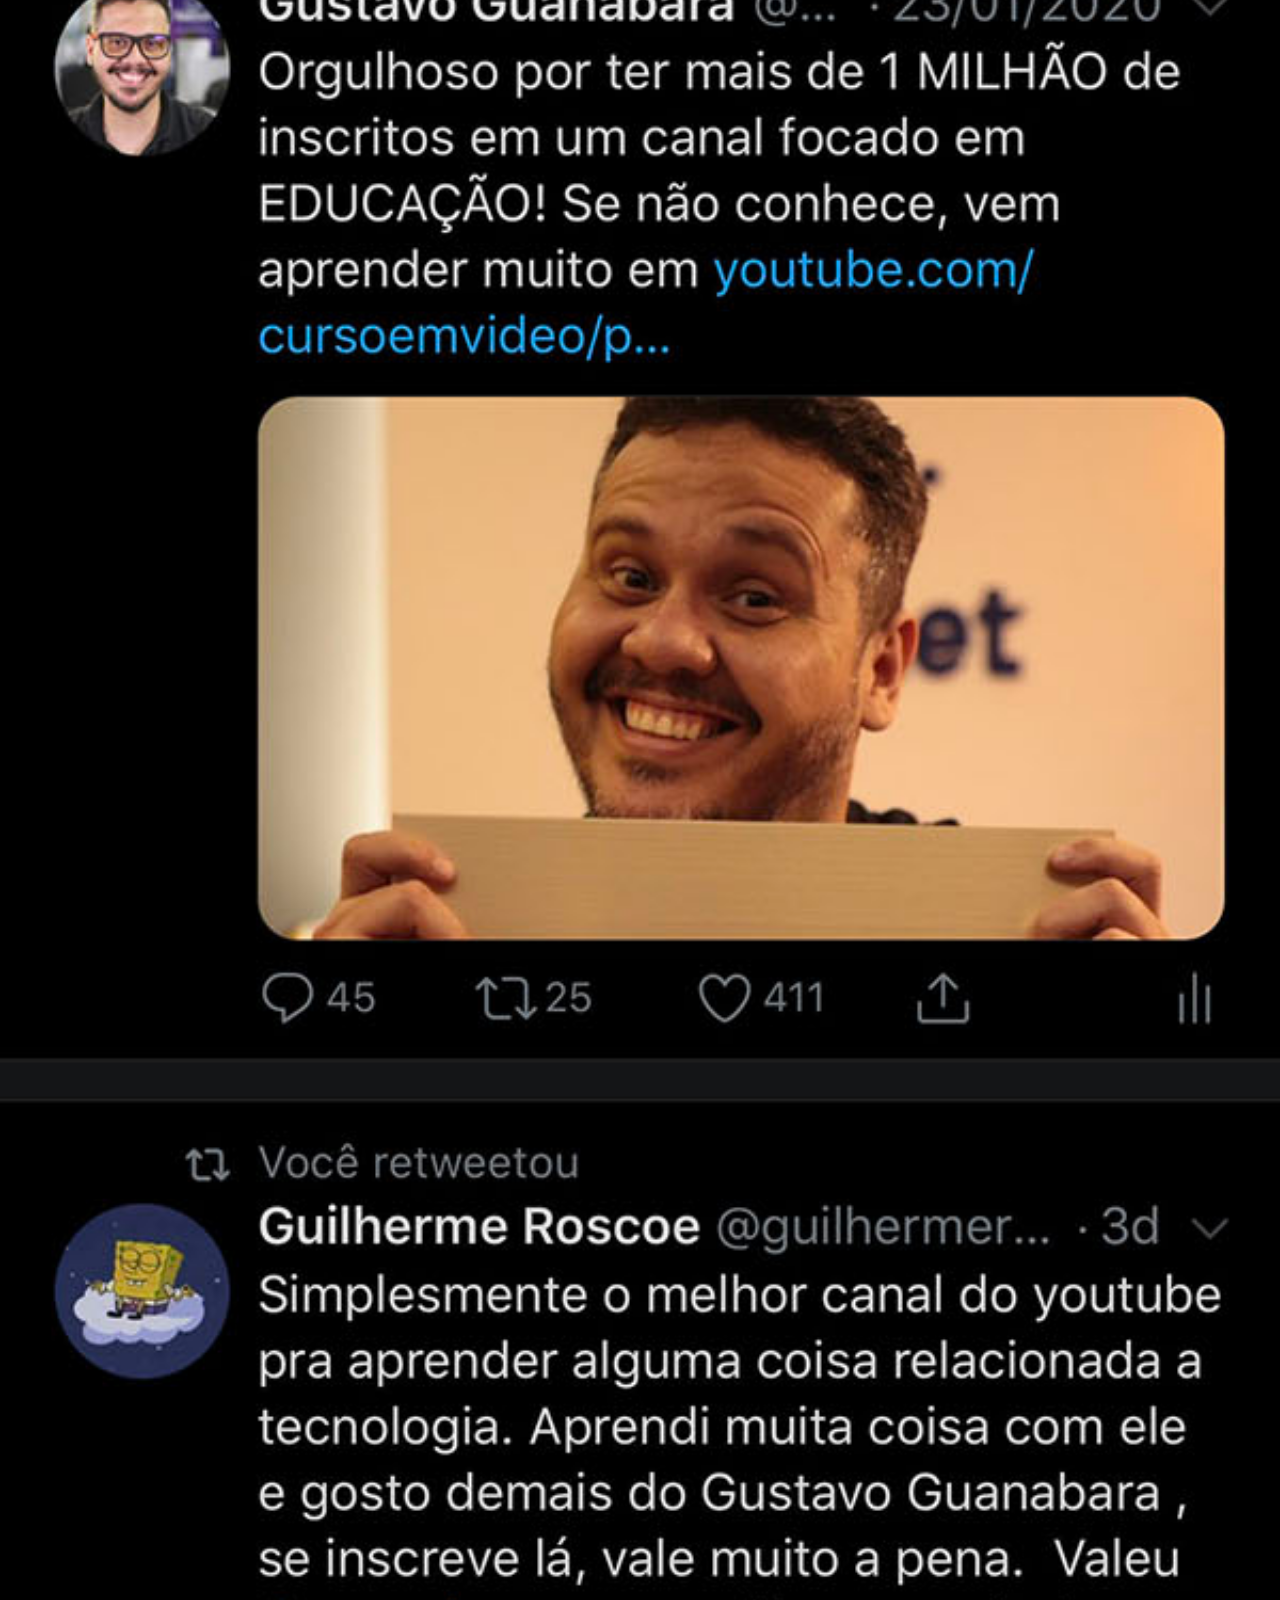
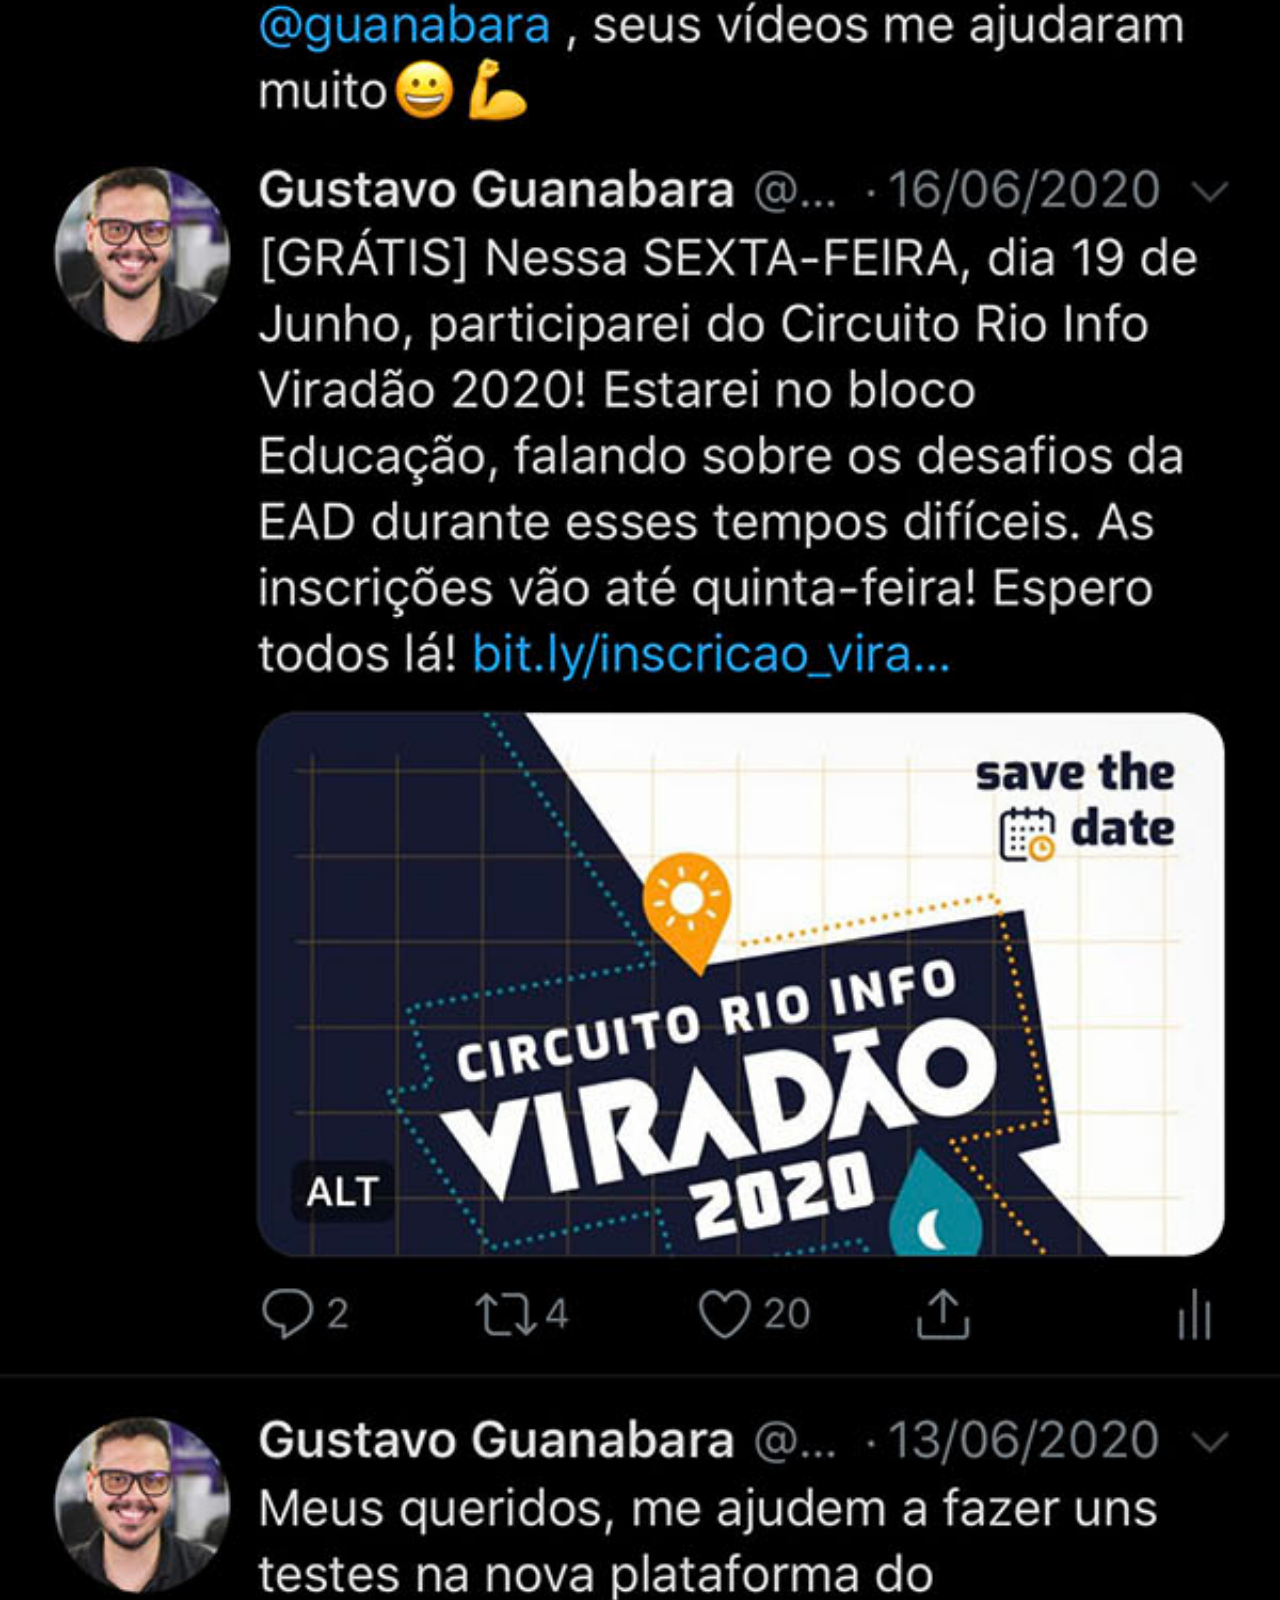
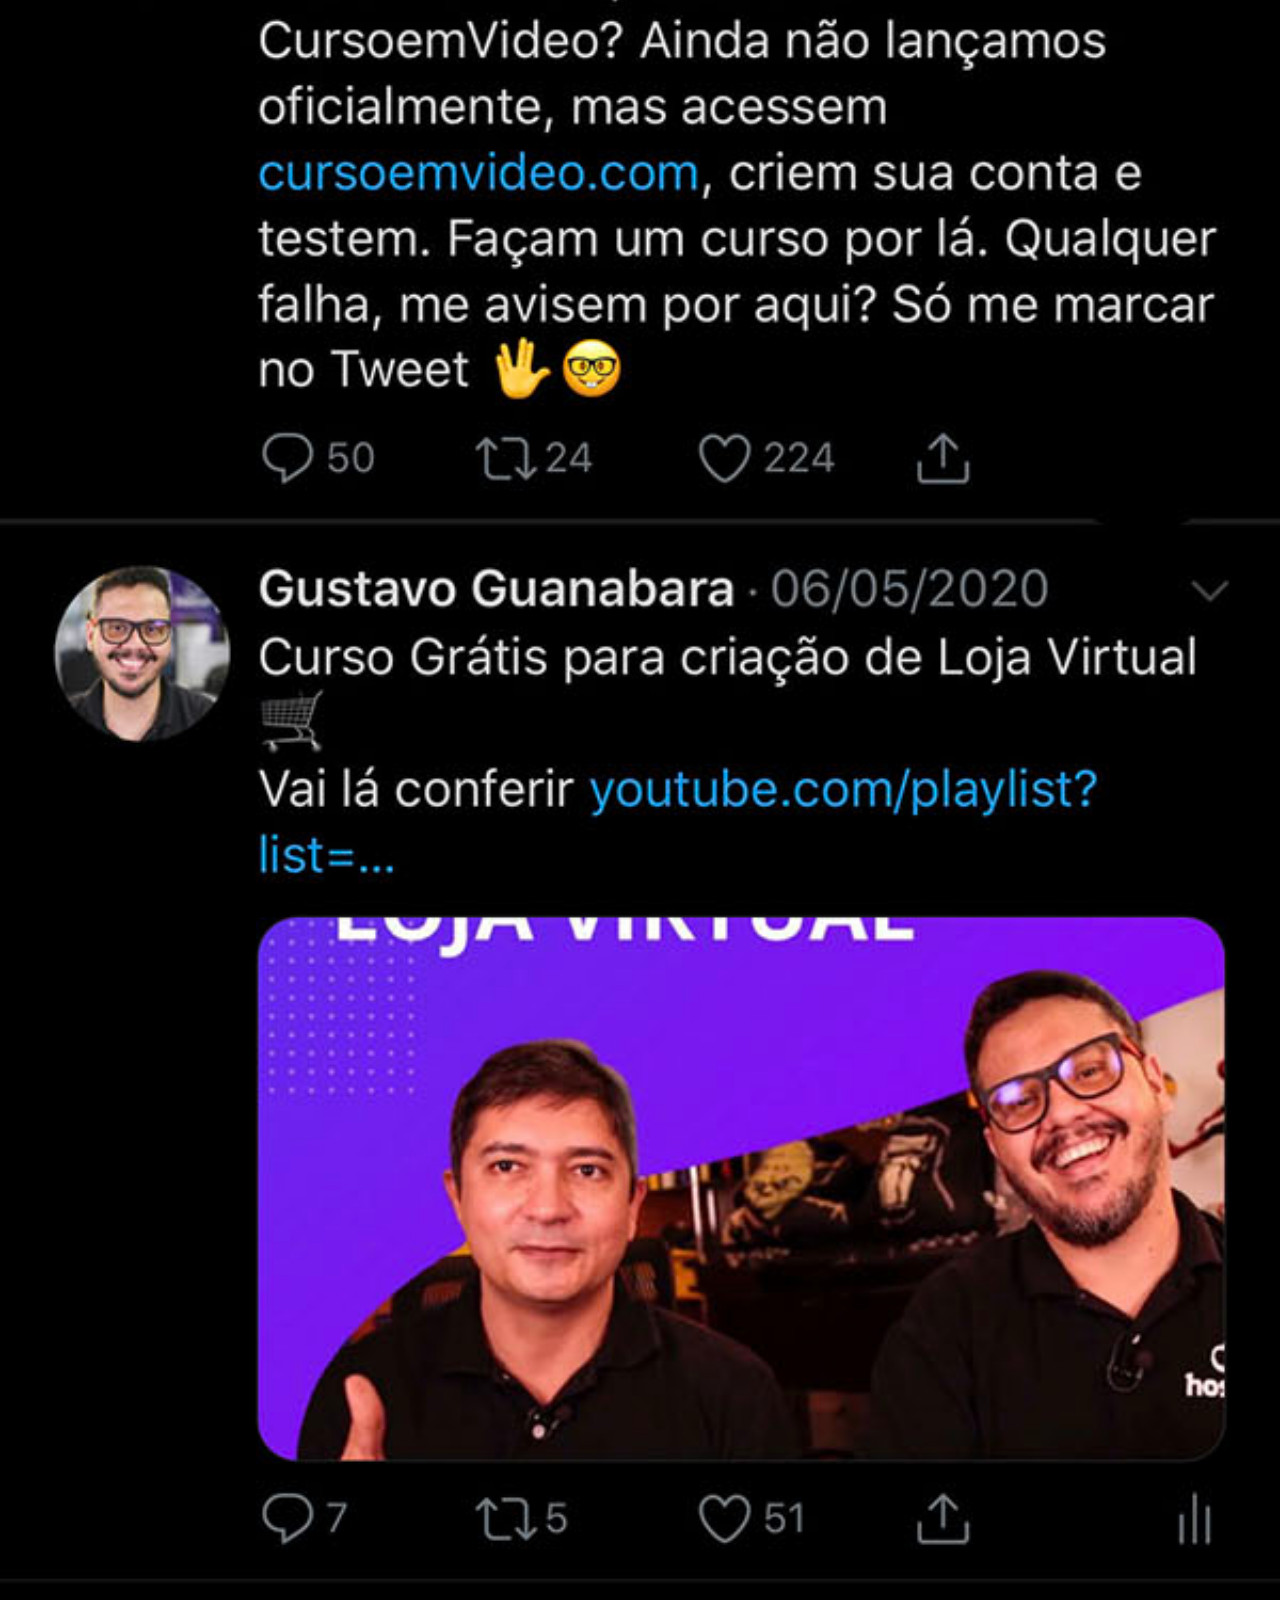
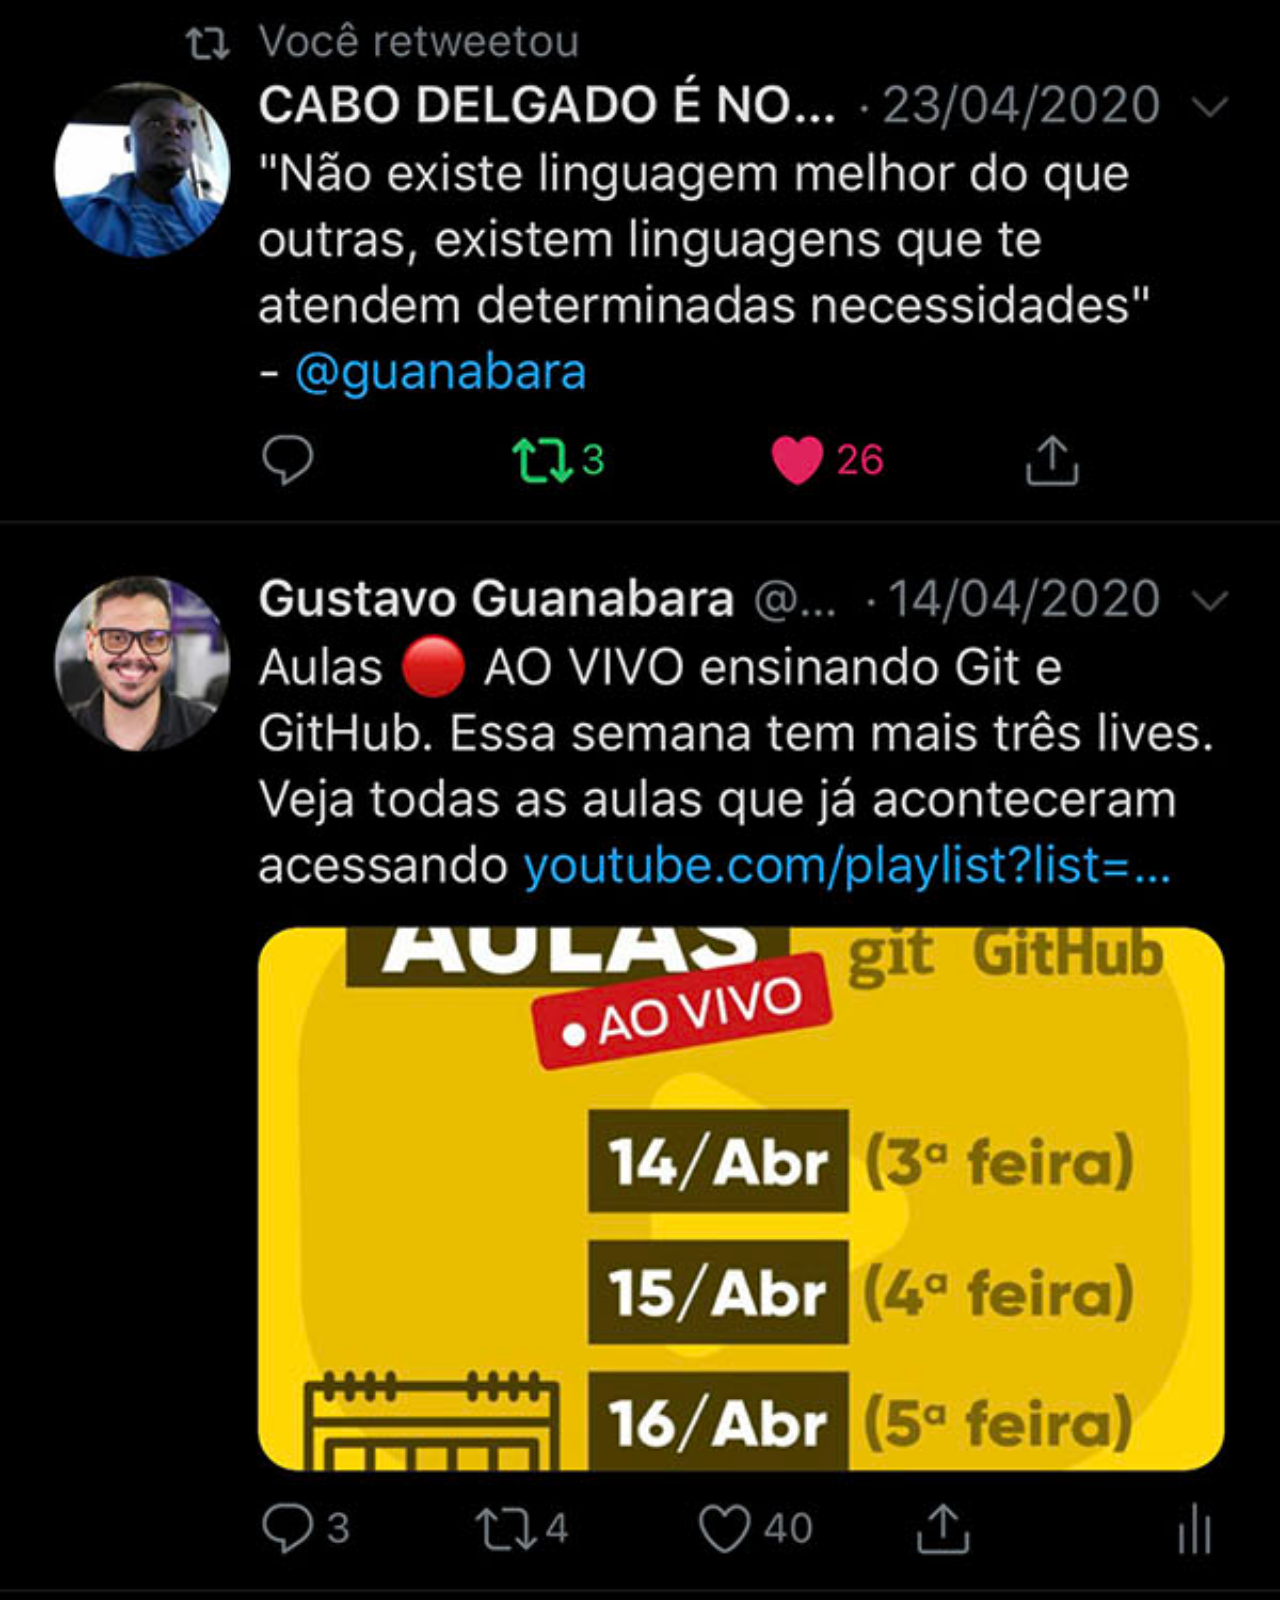
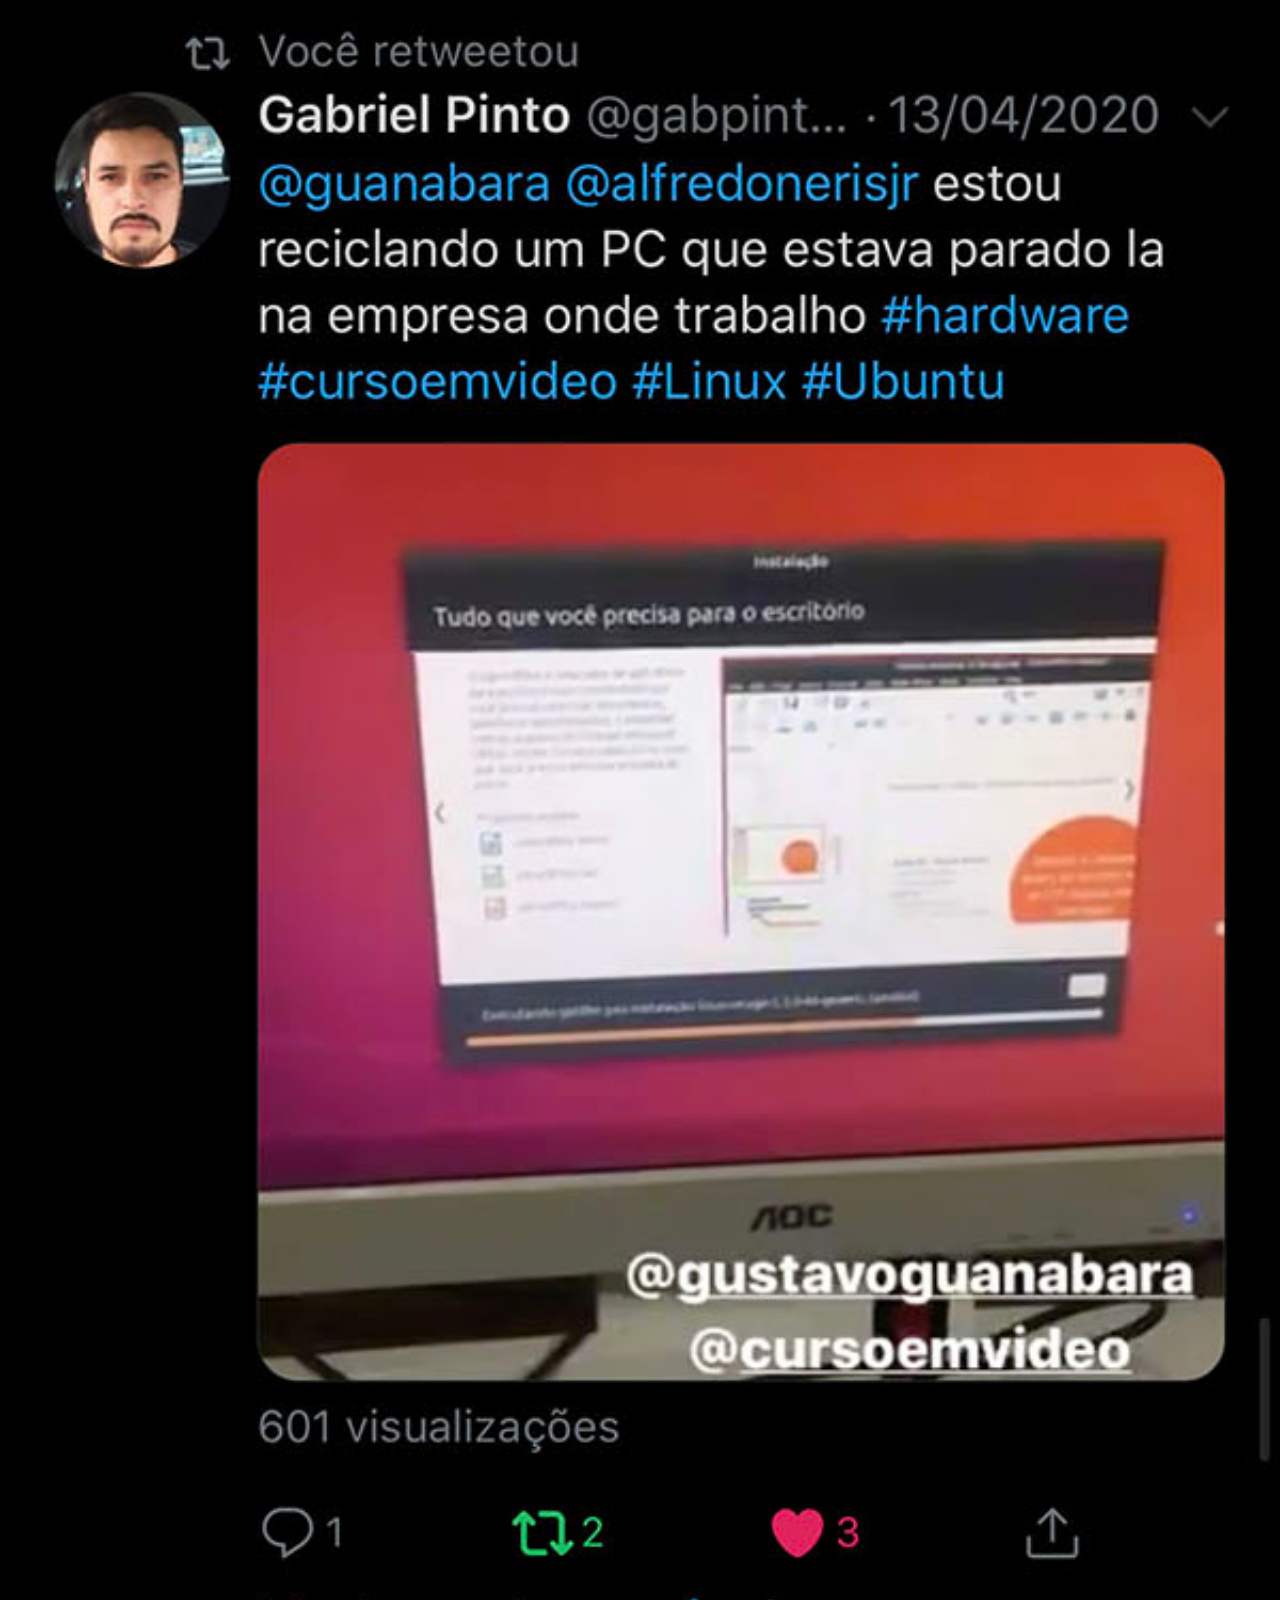
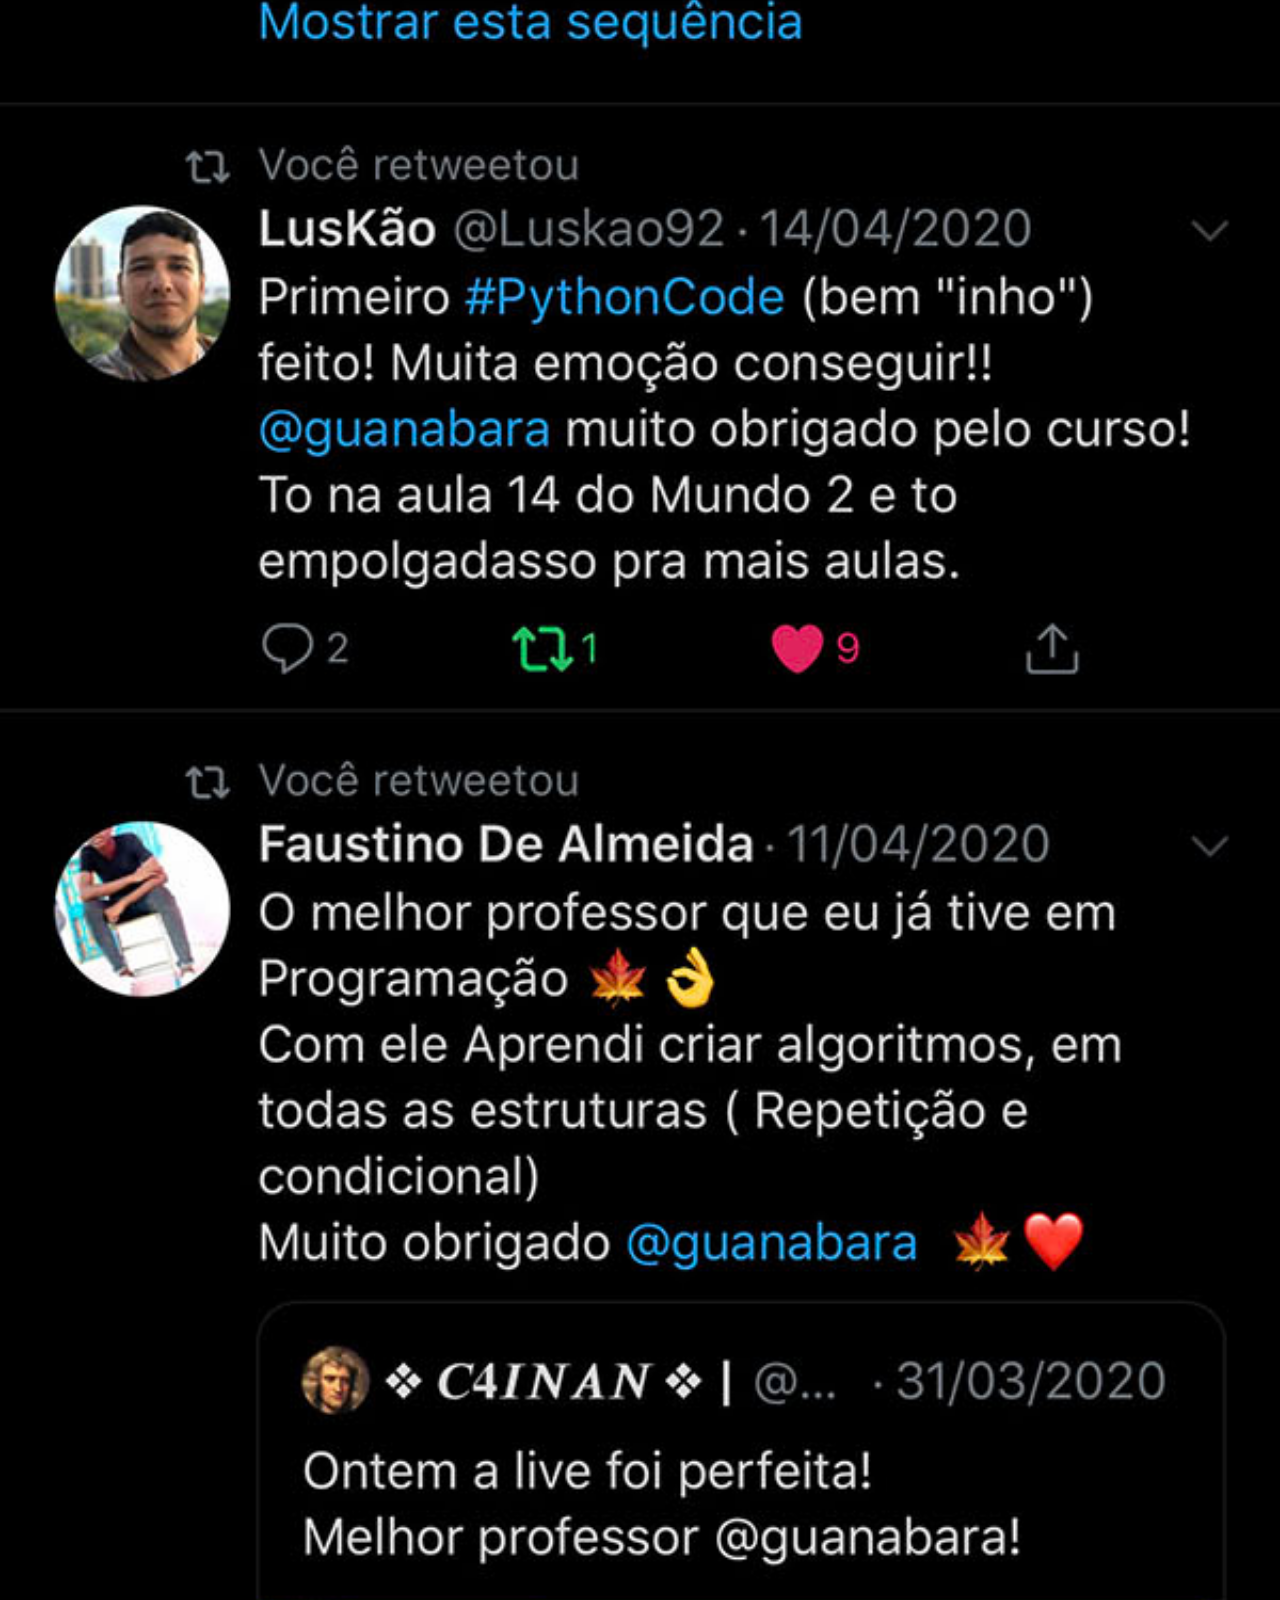
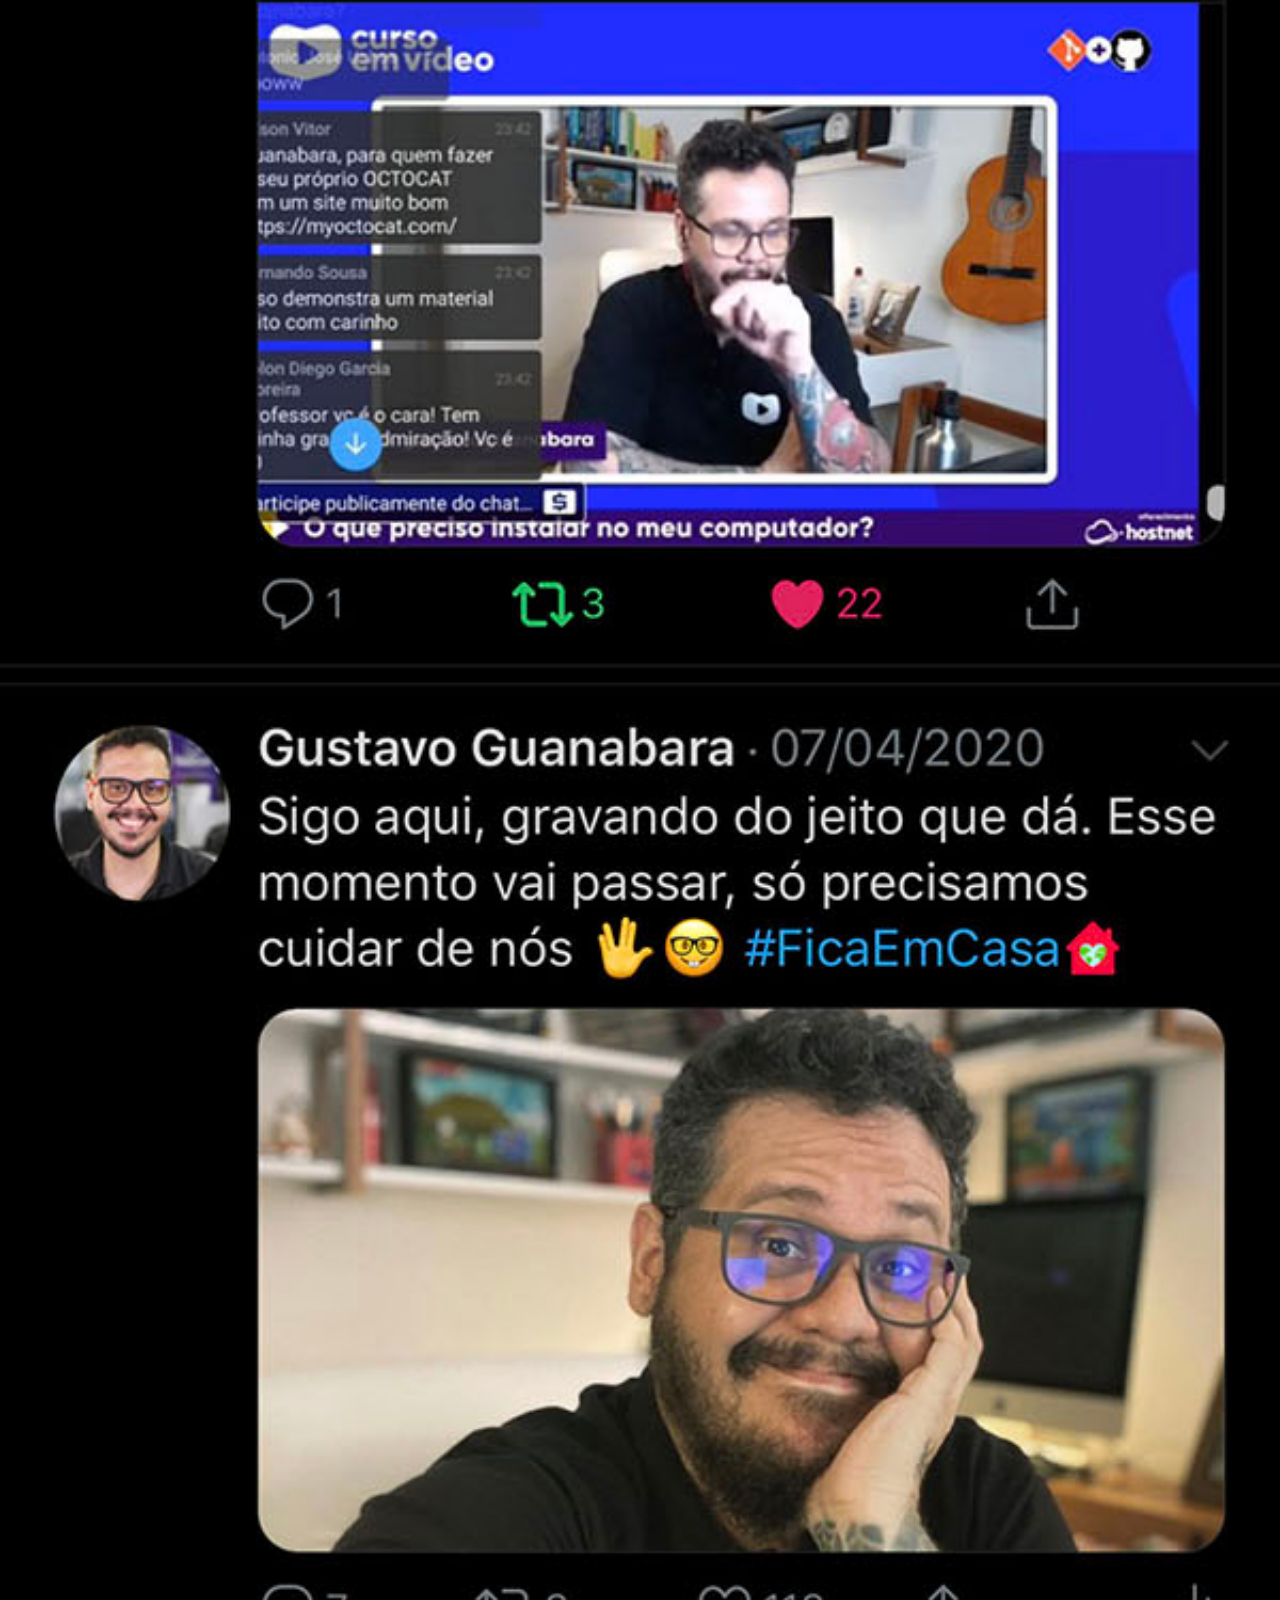
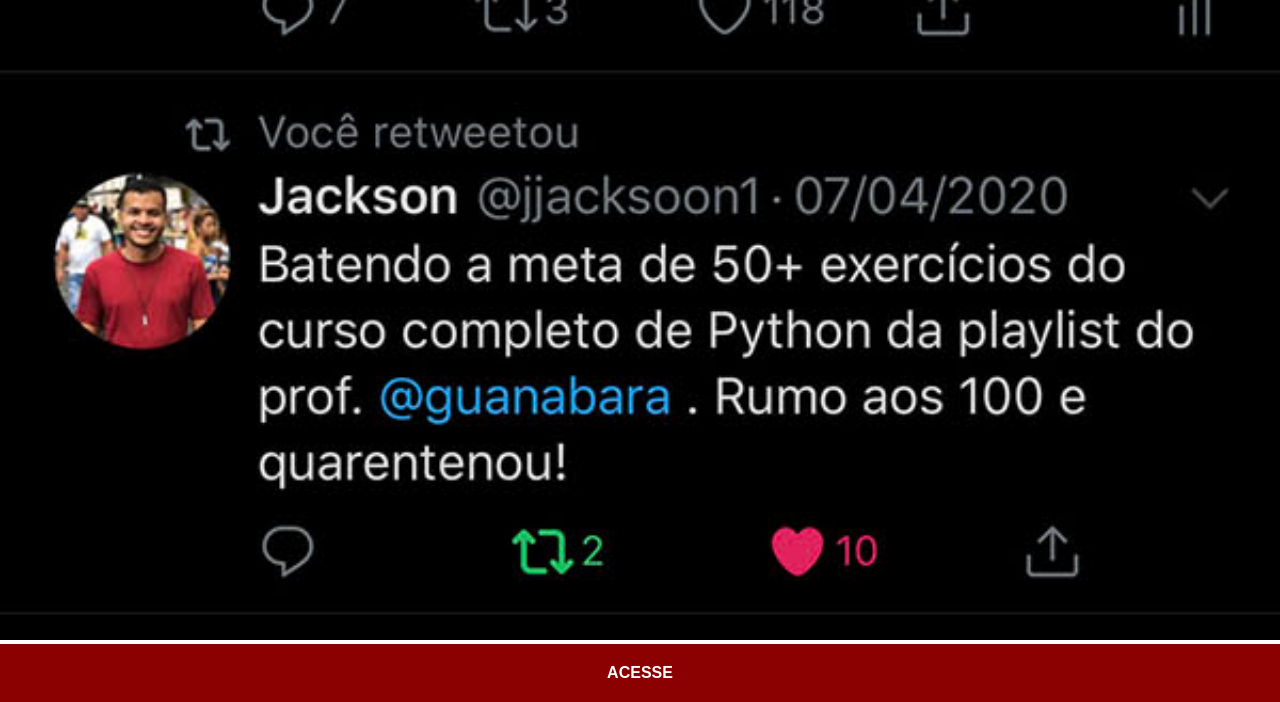
<file: twitter.html>
<!doctype html>
<html lang="pt-br">
  <head>
    <meta charset="UTF-8" />
    <meta name="viewport" content="width=device-width, initial-scale=1.0" />
    <title>Document</title>
    <link rel="stylesheet" href="estilos/social.css" />
  </head>
  <body>
    <img src="imagens/tela-twitter.jpg" alt="Twitter" />

    <a href="https://x.com/guanabara" target="_blank">ACESSE</a>
  </body>
</html>
</file>
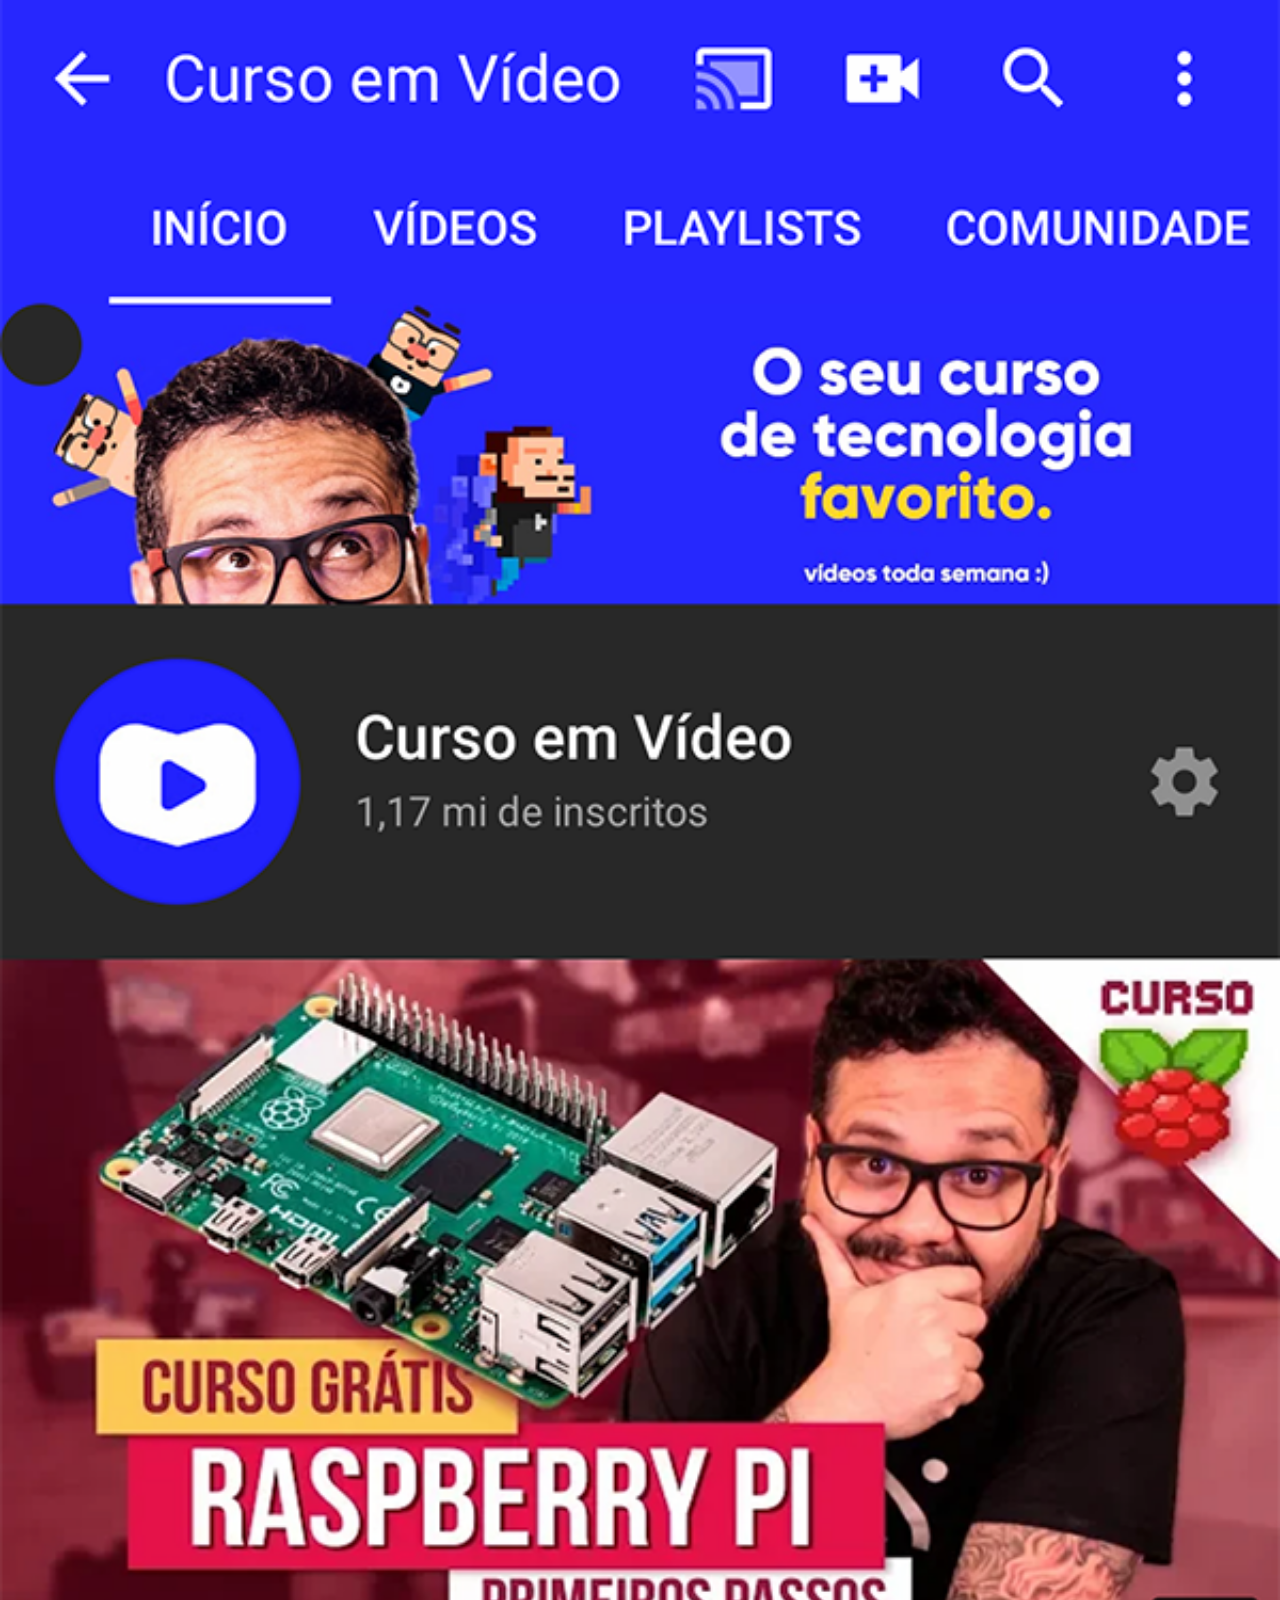
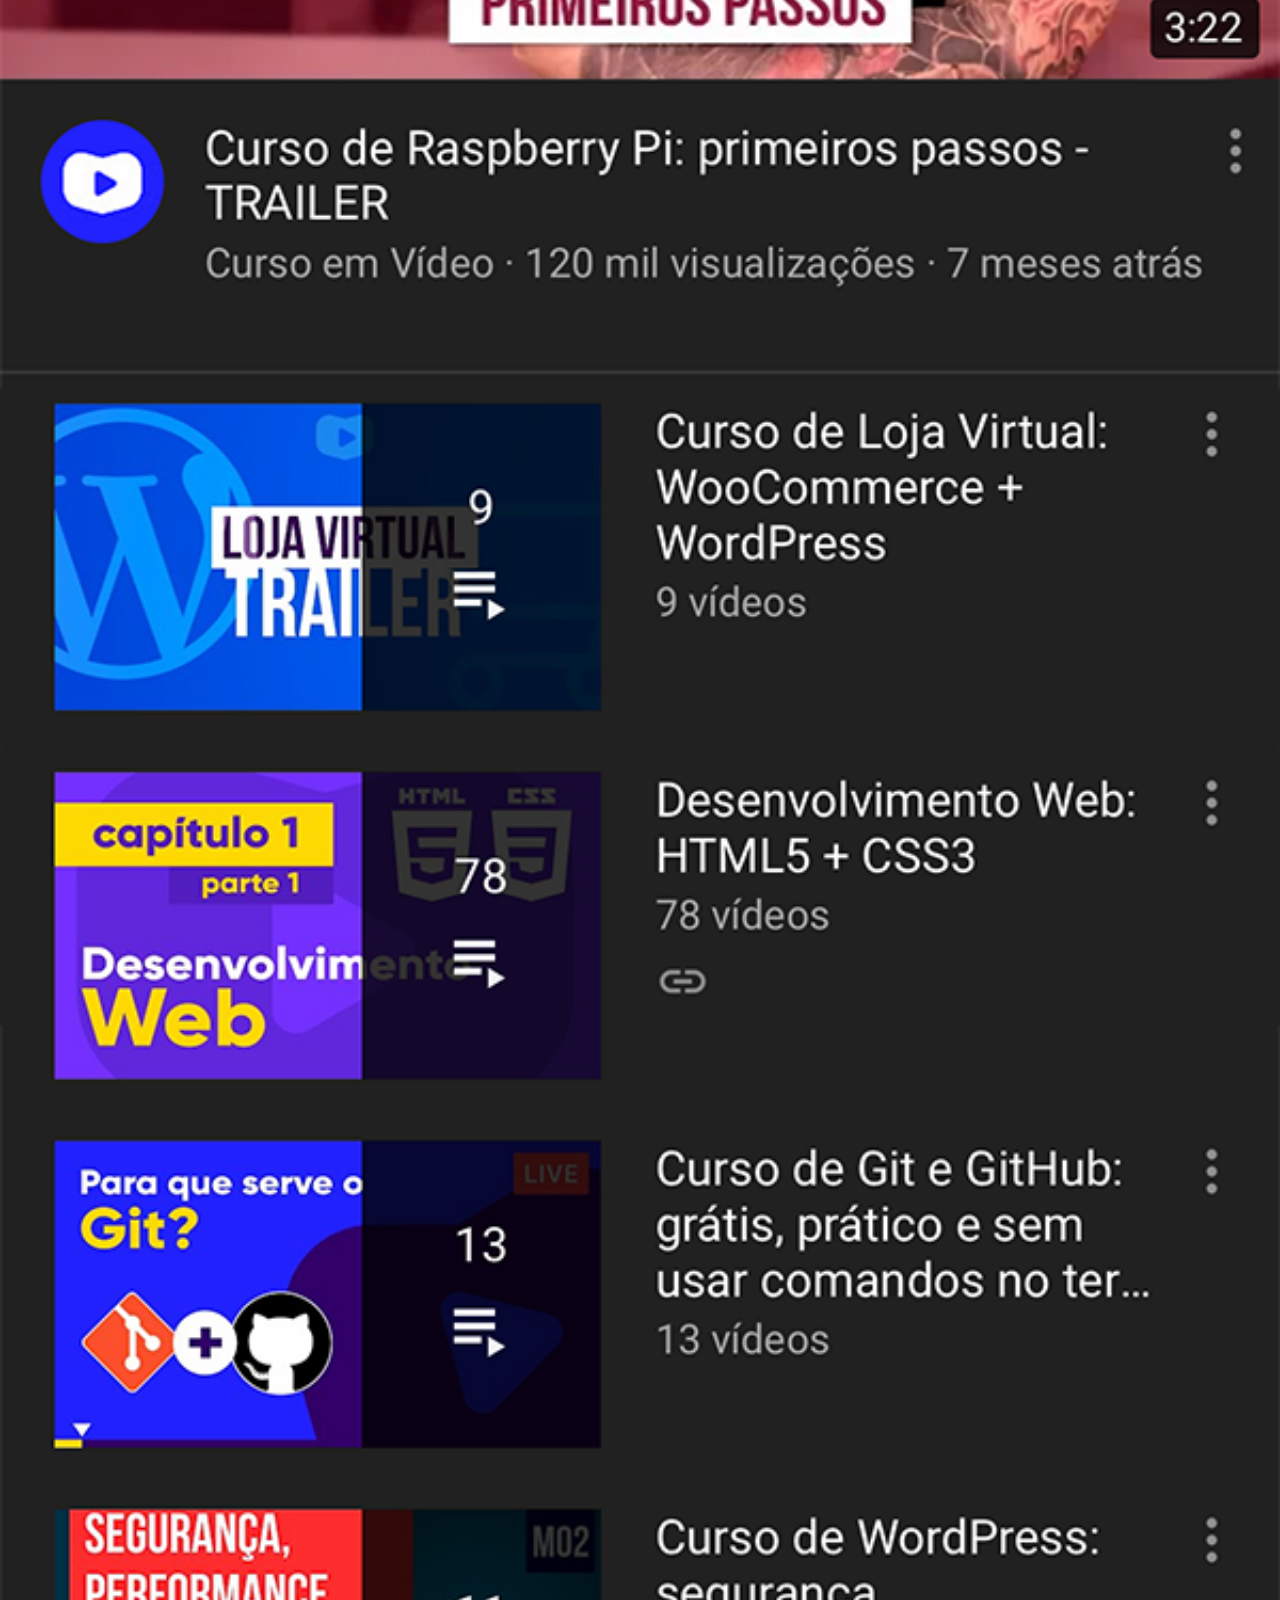
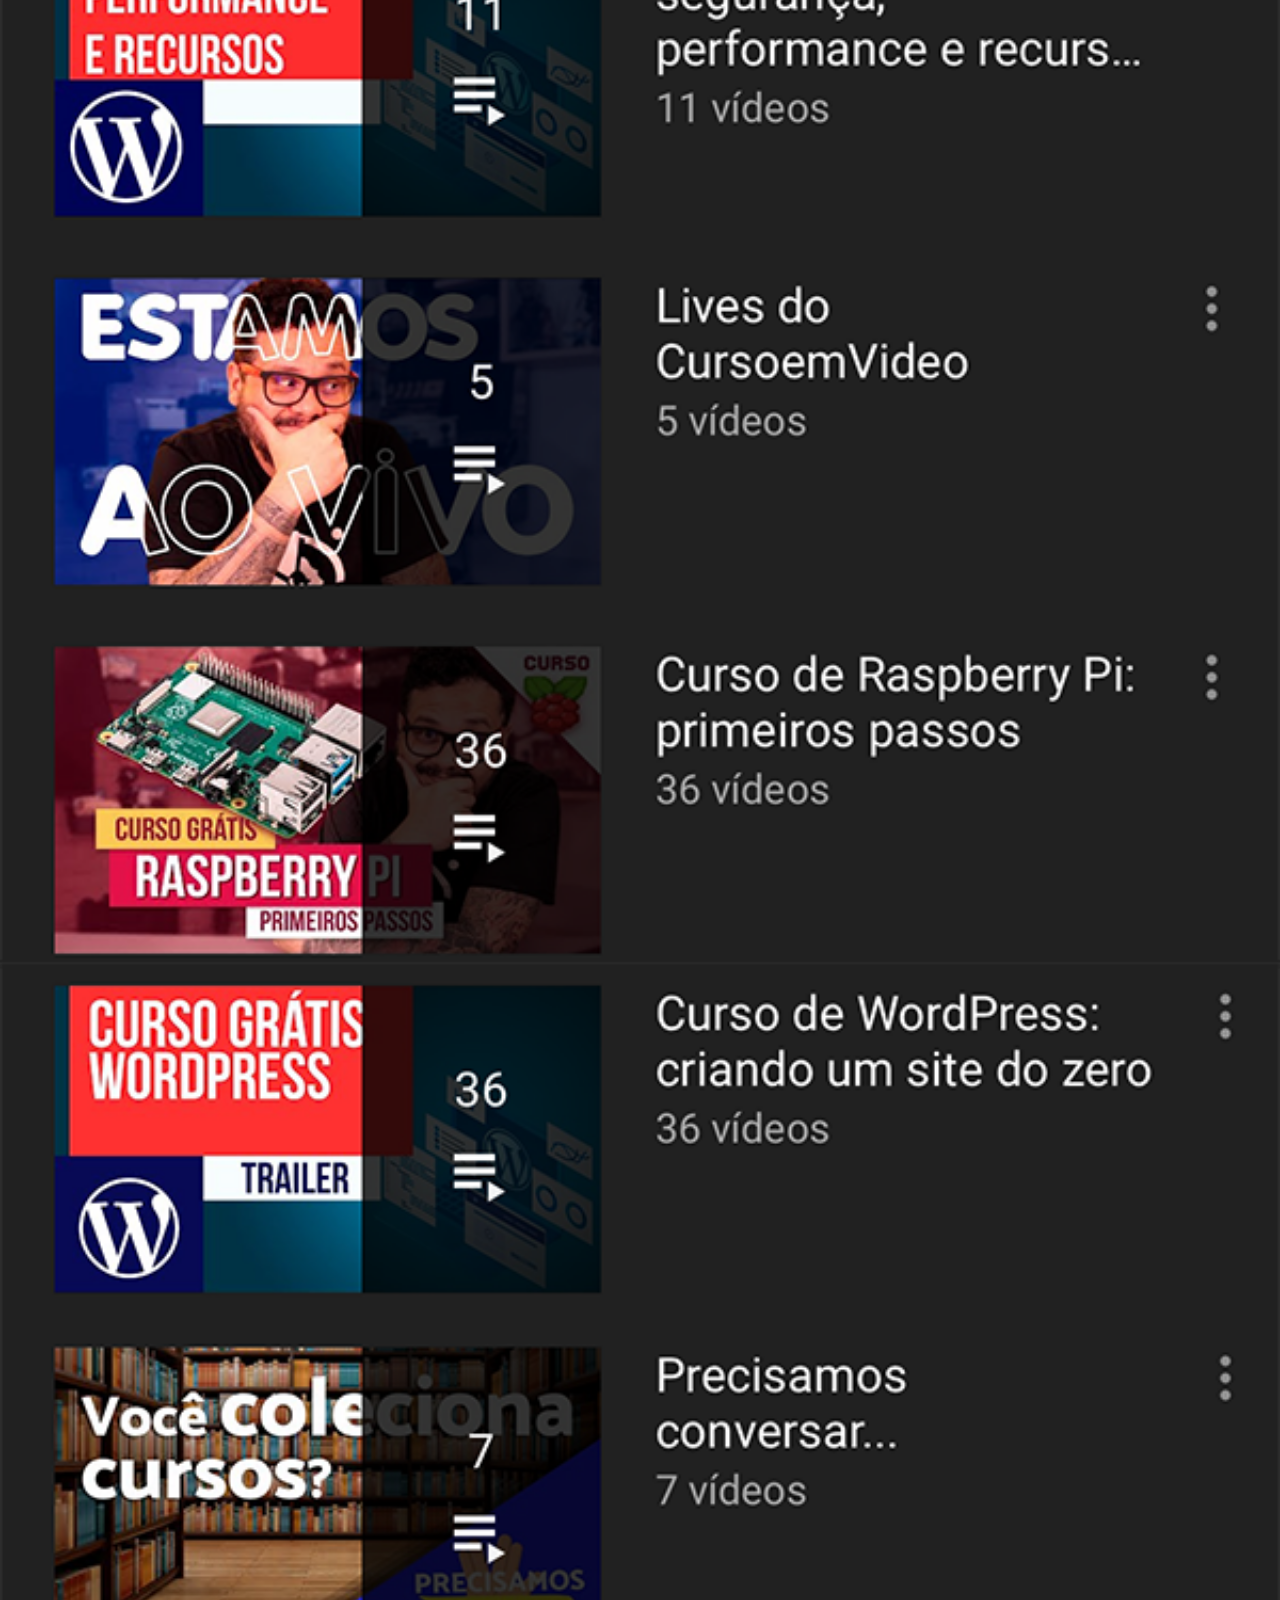
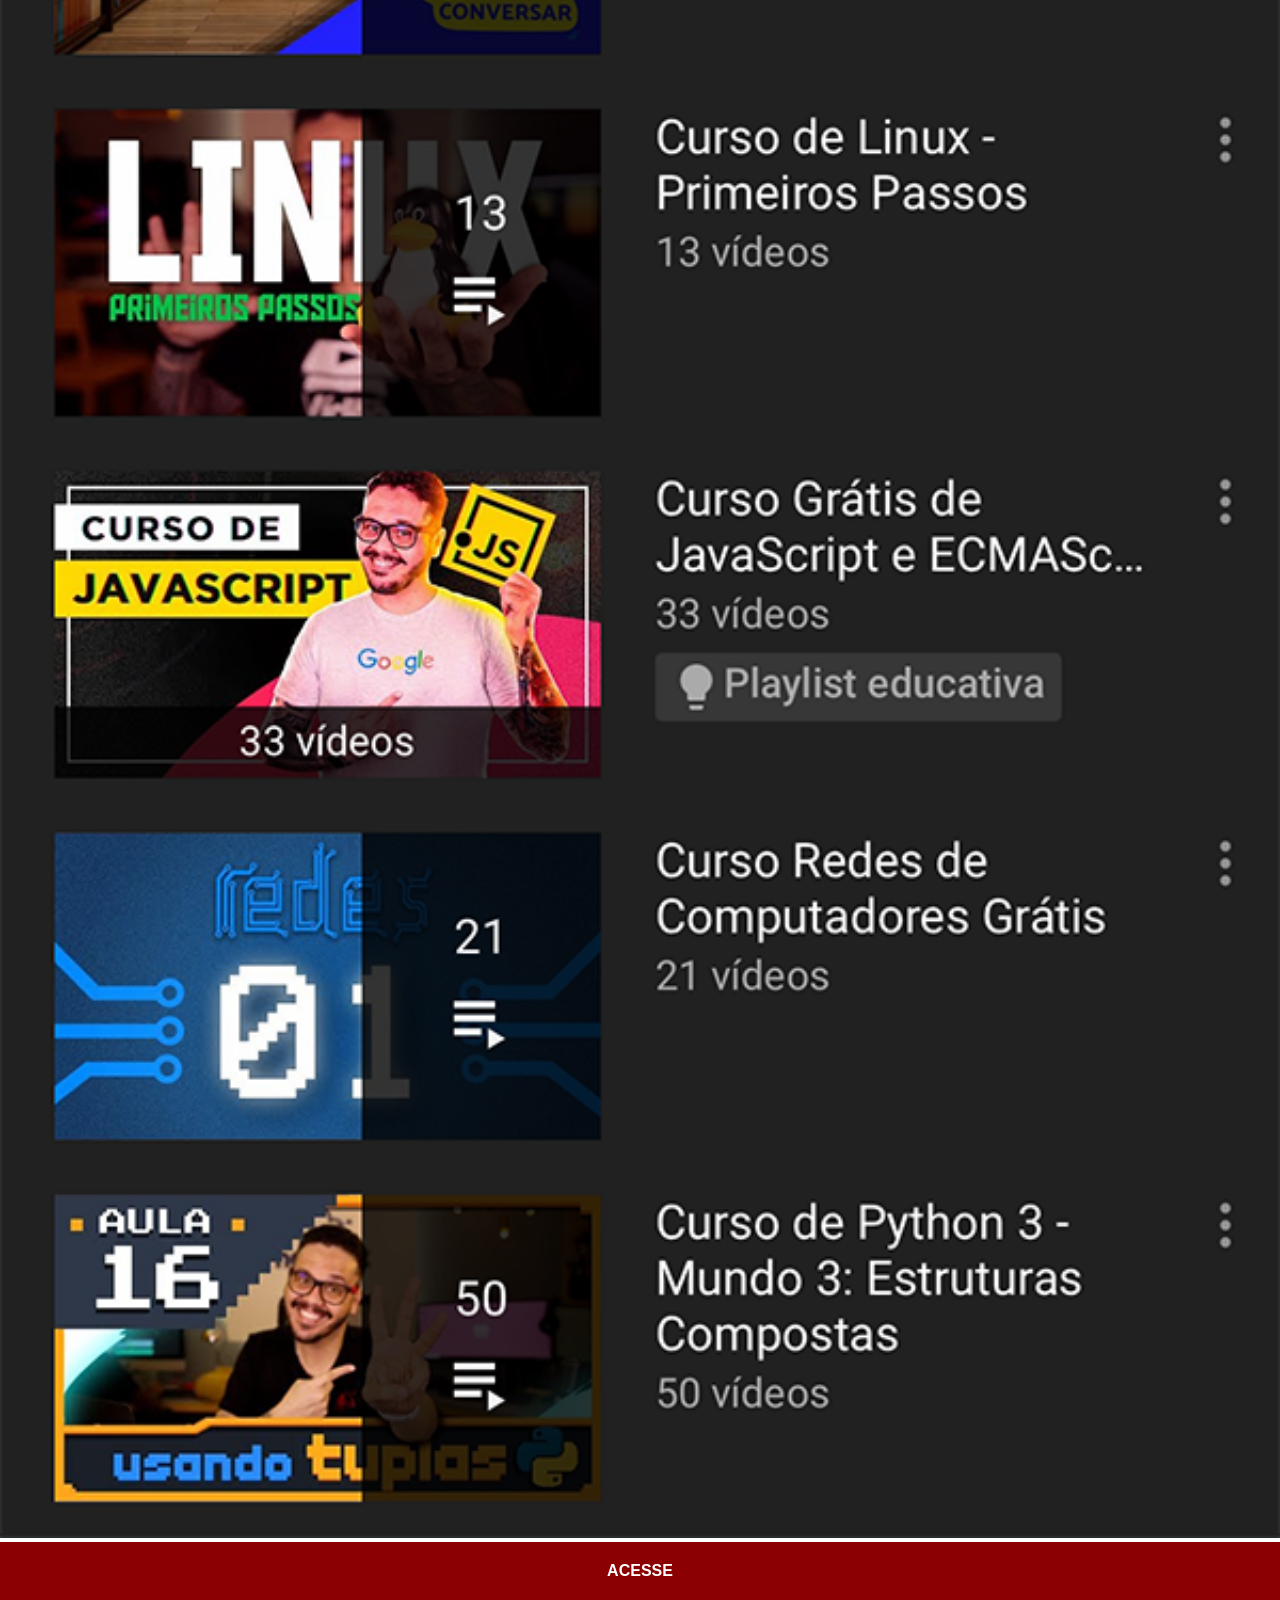
<file: youtube.html>
<!doctype html>
<html lang="pt-br">
  <head>
    <meta charset="UTF-8" />
    <meta name="viewport" content="width=device-width, initial-scale=1.0" />
    <title>YouTube</title>
    <link rel="stylesheet" href="estilos/social.css" />
  </head>
  <body>
    <img src="imagens/tela-youtube.png" alt="" />
    <a href="https://www.youtube.com/@cursoemvideo/videos" target="_blank"
      >ACESSE</a
    >
  </body>
</html>
</file>
<file: estilos/style.css>
@charset "UTF-8";

* {
  margin: 0px;
  padding: 0px;
  font-family: Arial, Helvetica, sans-serif;
}

html,
body {
  height: 100vh;
  width: 100vw;
  background-color: black;
}

body {
  background: url("../imagens/fundo-madeira.jpg") no-repeat top center;
  background-size: cover;
  background-attachment: fixed;
}

main {
  height: 100vh;
  position: relative;
}

section#telefone {
  height: 500px;
  width: 250px;
  position: absolute;
  top: 50%;
  left: 50%;
  transform: translate(-50%, -50%);
  background: url("../imagens/frame-iphone.png") no-repeat;
  background-size: 100% 100%;
}

iframe#tela {
  position: relative;
  top: 64px;
  left: 18px;
  width: 214px;
  height: 376px;
}

section#redes-sociais {
  text-align: right;
}

section#redes-sociais img {
  width: 50px;
  margin: 10px;
  border-radius: 50%;
  box-shadow: 2px 2px 5px rgba(0, 0, 0, 0.4);
  box-sizing: border-box;
}

section#redes-sociais img:hover {
  border: 2px solid rgba(255, 255, 255, 0.61);
  transform: translate(-3px, -3px);
  box-shadow: 5px 5px 10px rgba(0, 0, 0, 0.603);
  transition:
    transform 0.5s,
    1s;
}
</file>
<file: estilos/social.css>
@charset "UTF-8";

* {
  margin: 0px;
  padding: 0px;
  font-family: Arial, Helvetica, sans-serif;
}

::-webkit-scrollbar {
  width: 0px;
  height: 0px;
}

img {
  width: 100vw;
}

a {
  background-color: darkred;
  color: white;
  display: block;
  padding: 20px;
  text-align: center;
  font-weight: bolder;
  text-decoration: none;
}

a:hover {
  background-color: red;
}
</file>
